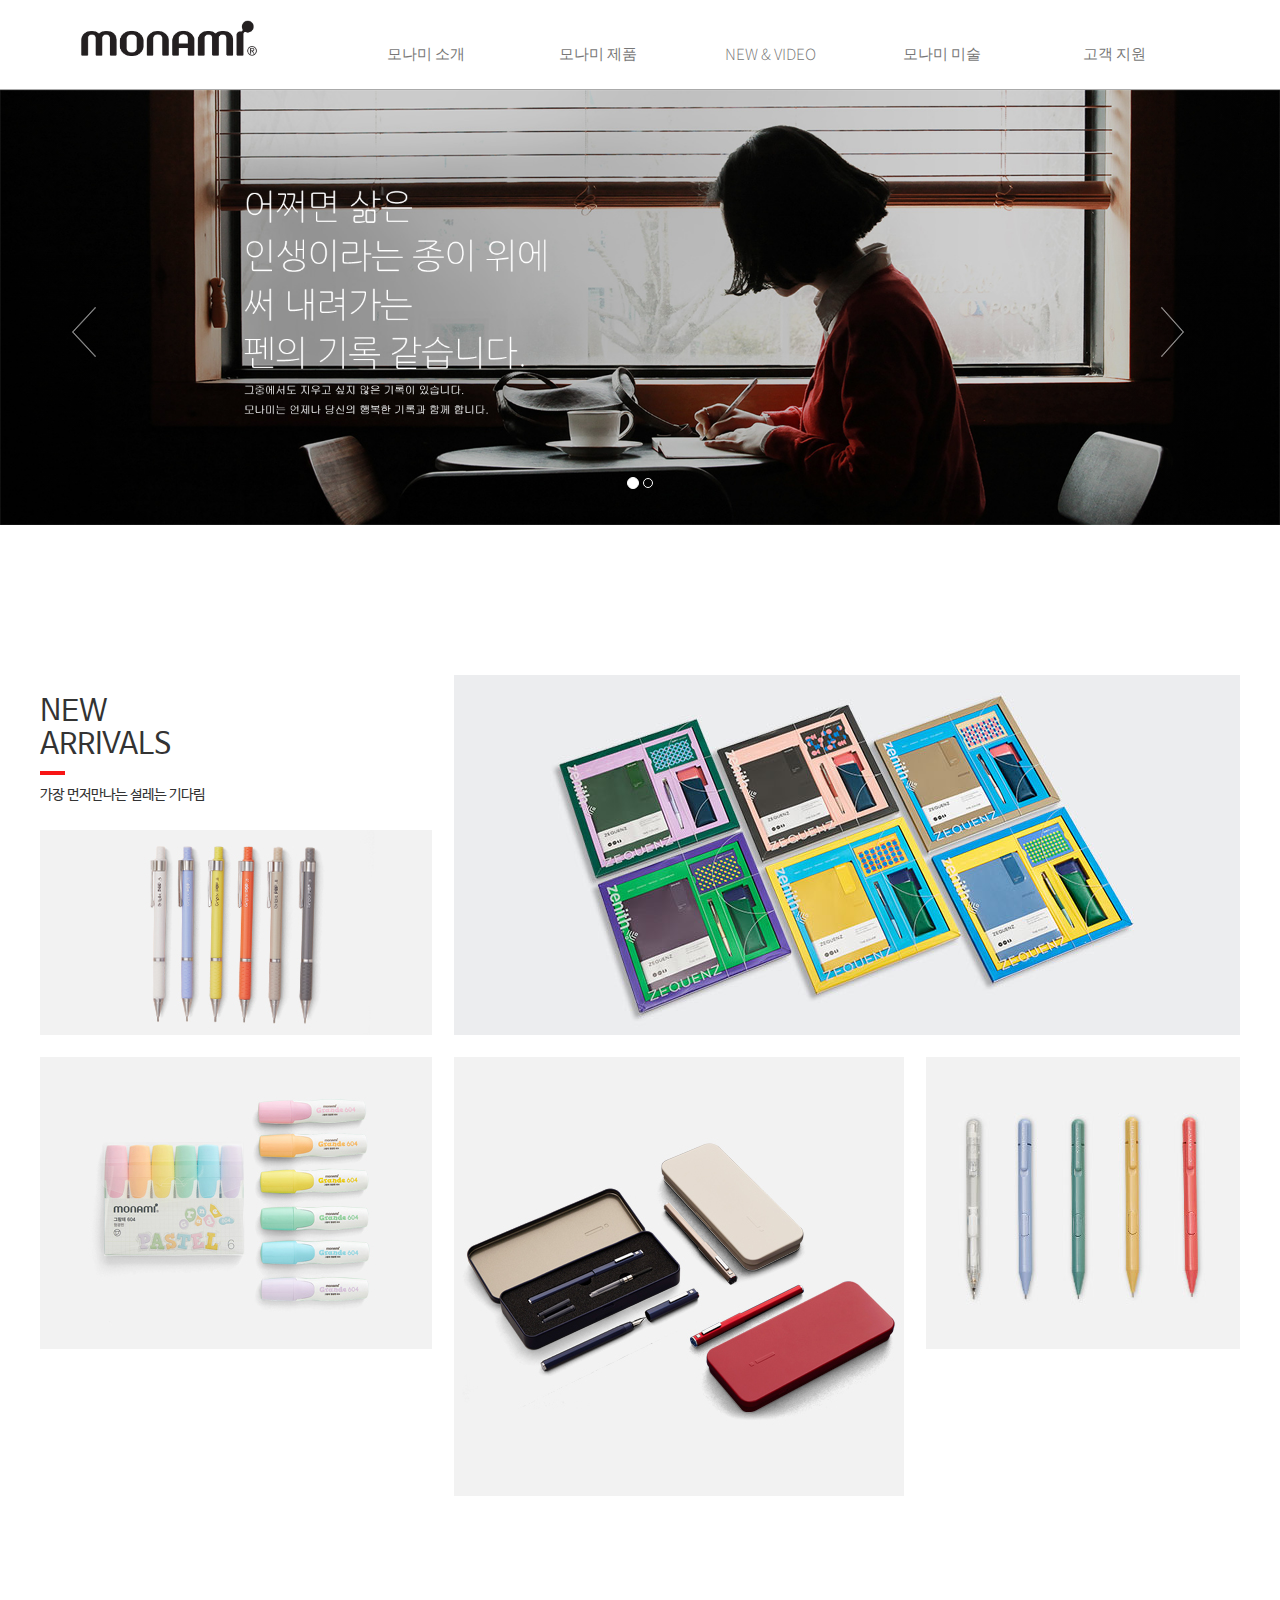
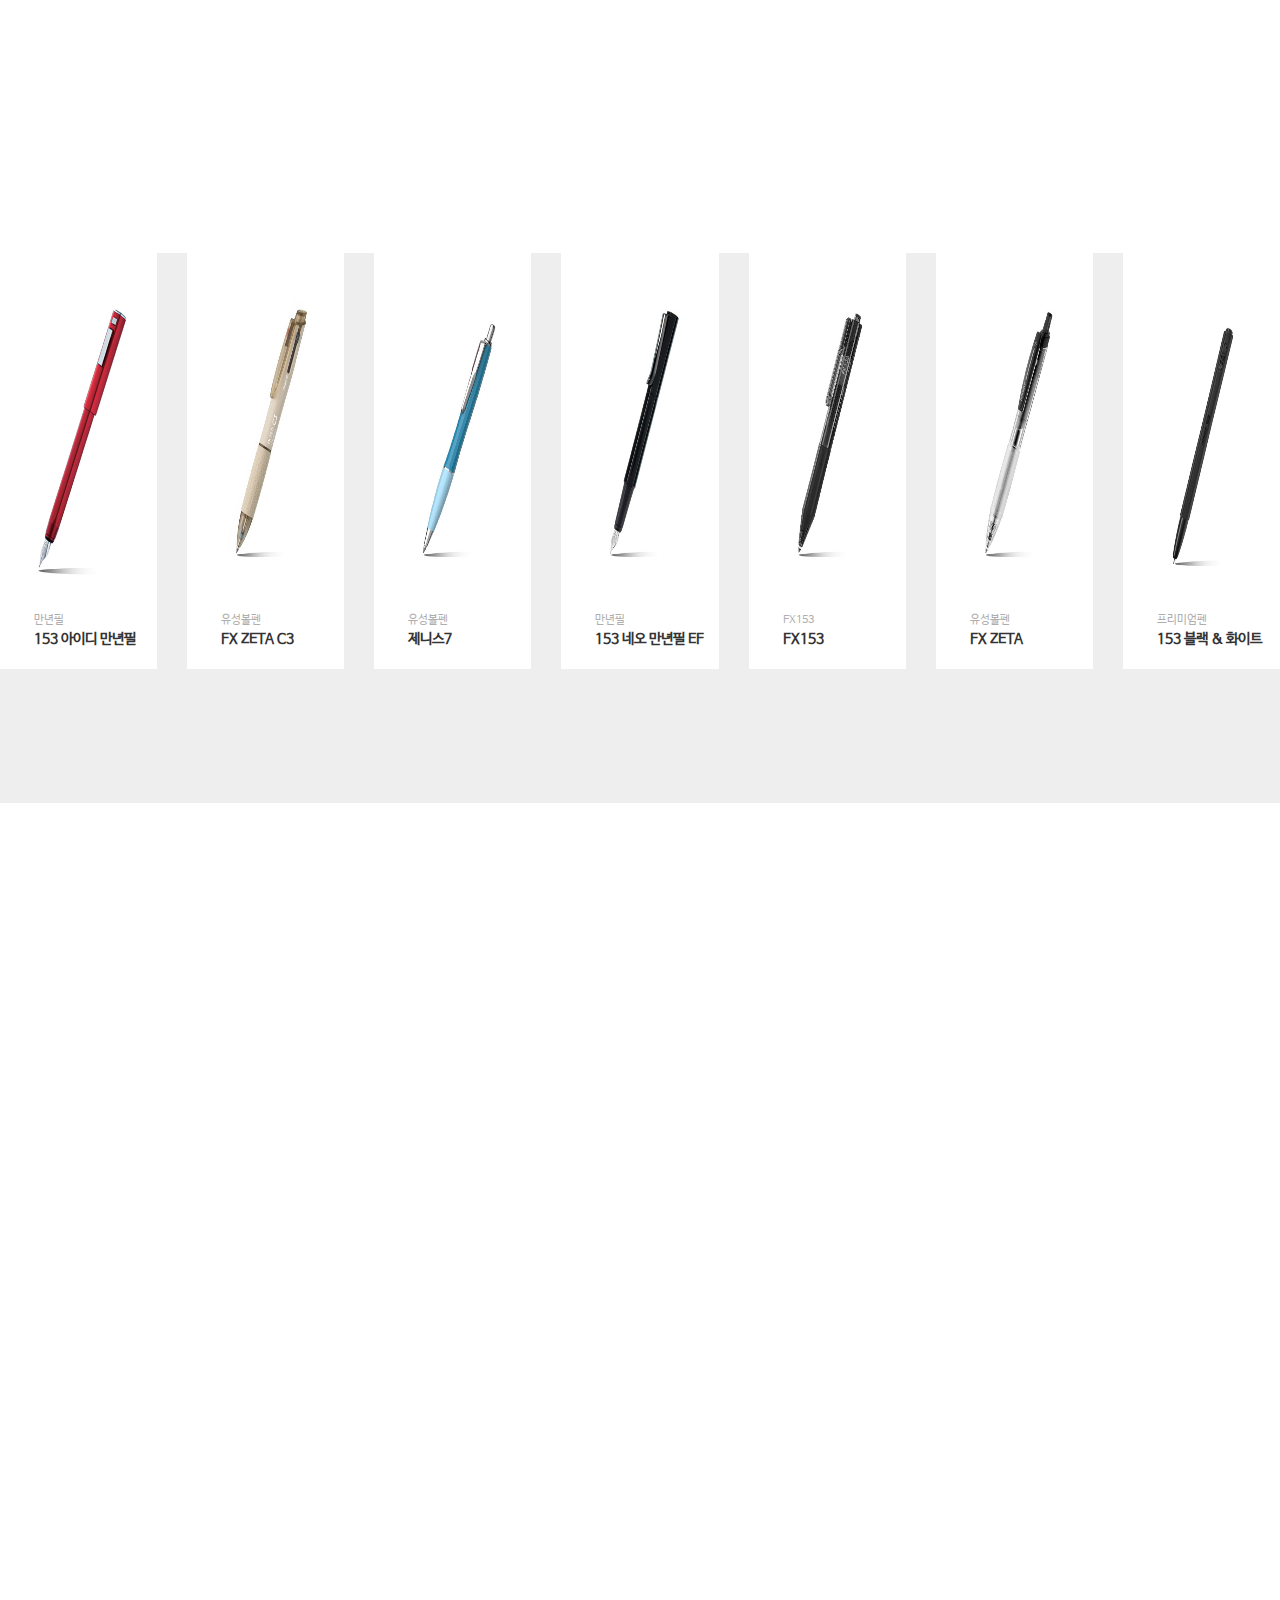
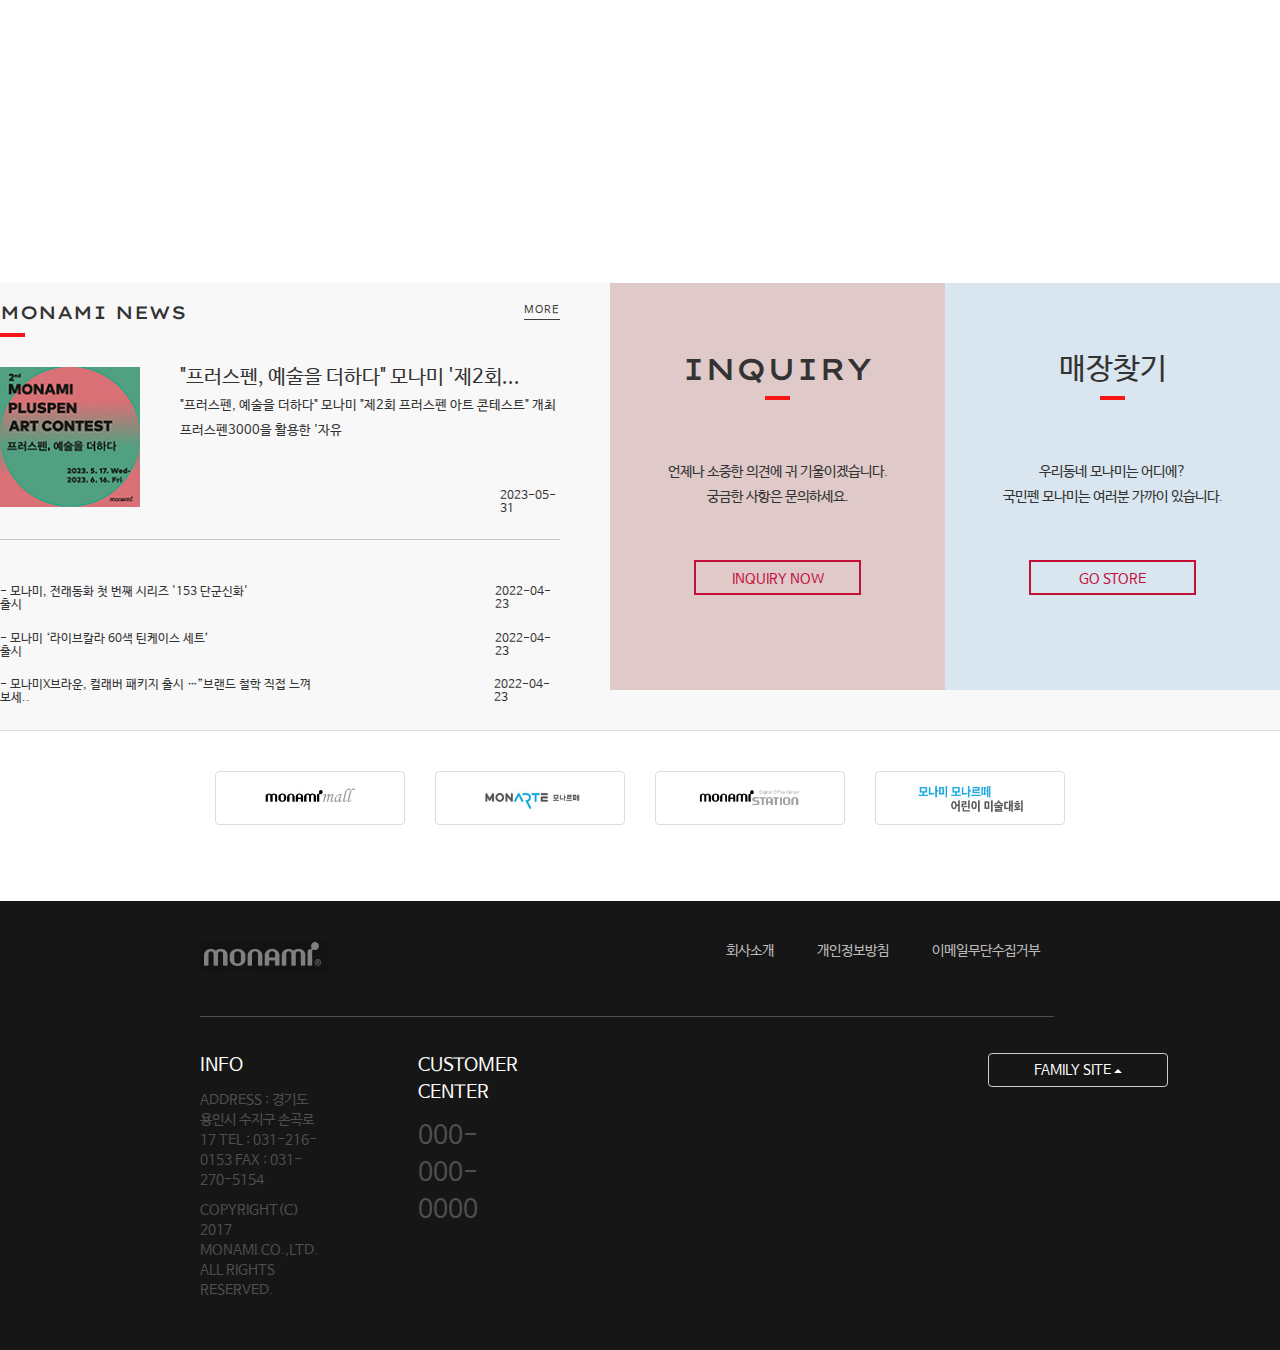
<file: index.html>
<!DOCTYPE html>
<html lang="en">
  <head>
    <meta charset="UTF-8" />
    <meta http-equiv="X-UA-Compatible" content="IE=edge" />
    <meta name="viewport" content="width=device-width, initial-scale=1.0" />
    <title>MONAMI</title>
    <!-- Bootstrap -->
    <link rel="stylesheet" href="css/nomalize.css" />
    <link rel="stylesheet" href="css/bootstrap.min.css" />
    <link rel="stylesheet" href="css/style.css" />
    <link rel="stylesheet" href="css/animate.css" />
    <link rel="stylesheet" href="css/jquery.fancybox.css" />
    <link rel="stylesheet" href="css/style2.css">
    <script src="http://code.jquery.com/jquery-1.10.1.min.js"></script>
    <script src="js/nav.js"></script>
    <script>
    //   $(function(){
    //     $("ul > li").hover (
    //       function(){
    //         $(this).find(".sub").slideDown(300);
    //         $(this).children("a").addClass("over");
    //       },
    //       function(){
    //         $(this).find(".sub").slideUp(300);
    //         $(this).children("a").removeClass("over");
    //       },
    //     )
    //   });
    // </script>
  </head>
  <body id="home" data-spy="scroll" data-target="#navbar-scroll" data-offset="50">
        <div class="container-fluid">
          <div class="container">
            <nav class="navbar navbar-default navbar-fixed-top" role="navigation" id="navbar-scroll">
              <div class="container">
                <!-- Brand and toggle get grouped for better mobile display -->
                <div class="navbar-header">
                  <button type="button" class="navbar-toggle" data-toggle="collapse" data-target=".navbar-1-collapse">
                    <span class="sr-only">Toggle navigation</span>
                    <span class="icon-bar"></span>
                    <span class="icon-bar"></span>
                    <span class="icon-bar"></span>
                  </button>
                  <a class="navbar-brand" href="#"><img class="logomo" src="./imgs/img.jpg" alt=""</a>
                </div>
    
                <!-- Collect the nav links, forms, and other content for toggling -->
                <div class="collapse navbar-collapse navbar-right navbar-1-collapse b1">
                  <ul class="nav navbar-nav">
                    <li>
                      <a href="map.html">모나미 소개 </a>
                      <ul class="sub">
                        <li><a href="#">CEO 메세지</a></li>
                        <li><a href="#">회사정보</a></li>
                        <li><a href="#">회사연혁</a></li>
                        <li><a href="#">윤리강령</a></li>
                        <li><a href="#">투자정보</a></li>
                        <li><a href="#">CI</a></li>
                        <li><a href="#">채용정보</a></li>
                      </ul>
                    </li>
                    <li>
                      <a href="product.html">모나미 제품 </a>
                      <ul class="sub">
                        <li><a href="product.html">펜</a></li>
                        <li><a href="product.html">마카</a></li>
                        <li><a href="product.html">형광펜</a></li>
                        <li><a href="product.html">만년필</a></li>
                      </ul>
                    </li>
                    <li>
                      <a href="#portfolio" class="newvi">NEW & VIDEO </a>
                      <ul class="sub">
                        <li><a href="#">보도자료</a></li>
                        <li><a href="#">동영상자료</a></li>
                      </ul>
                    </li>
                    <li>
                      <a href="#contact">모나미 미술 </a>
                      <ul class="sub">
                        <li><a href="#">sub11</a></li>
                        <li><a href="#">sub12</a></li>
                        <li><a href="#">sub13</a></li>
                        <li><a href="#">sub14</a></li>
                      </ul>
                    </li>
                    <li>
                      <a href="QnA.html">고객 지원 </a>
                      <ul class="sub">
                        <li><a href="QnA.html">자주묻는질문</a></li>
                        <li><a href="QnA.html">문의하기</a></li>
                      </ul>
                    </li>
                  </ul>
                </div>
              </div>
              <!-- /.navbar-collapse -->
            </nav>
          </div>
          <div id="carousel-generic" class="carousel slide">
            <!-- Indicators -->
            <ol class="carousel-indicators">
              <li data-target="#carousel-generic" data-slide-to="0" class="active"></li>
              <li data-target="#carousel-generic" data-slide-to="1"></li>
              <!-- <li data-target="#carousel-generic" data-slide-to="2"></li>
              <li data-target="#carousel-generic" data-slide-to="3"></li> -->
            </ol>
    
            <!-- Carousel items -->
            <div class="carousel-inner">
              <div class="item active">
                <img src="./imgs/bgmona.png" alt="First slide" />
              </div>
              <div class="item">
                <img src="./imgs/bgmona1.png" alt="Second slide" />
              </div>
            </div>
            <!-- Controls -->
            <a class="left carousel-control" href="#carousel-generic" data-slide="prev">
              <img src="./imgs/left.png" class="control" />
            </a>
            <a class="right carousel-control" href="#carousel-generic" data-slide="next">
              <img src="./imgs/right.png" class="control" />
            </a>
          </div>
          </div>

          <div class="box_container">
            <div class="box_wrap wp1">
              <div class="title">
                <h2>
                  NEW
                  <br/>
                  ARRIVALS
                </h2>
                <div class="line2"></div>
                <p>가장 먼저만나는 설레는 기다림</p>
              </div>

              <div class="box_1">
                <div class="side1">
                <div class="box_new front">
                  <a href="productinfo.html"><img src="imgs/md.jpg" alt=""></a>
                </div>
                <div class="back">
                  <a href="productinfo.html">
                  <h5>SHAPR</h5>
                  <h2>그리픽스 팝 샤프</h2>
                  <h1>+</h1>
                  </a>
                </div>
                </div>

                <div class="side2">
                <div class="box_new2">
                  <div class="front2">
                  <a href="productinfo.html"><img src="imgs/md2.jpg" alt=""></a>
                  </div>
                  <div class="back2">
                    <a href="productinfo.html">
                    <h5>NOTE</h5>
                  <h2>지퀀스</h2>
                  <h1>+</h1>
                </a>
                  </div>
                </div>
                </div>
              </div>

              <div class="box_2">
                <div class="side3">
                <div class="box_new3 front3">
                  <a href="productinfo.html"><img src="imgs/md3.jpg" alt=""></a>
                </div>
                <div class="back3">
                  <a href="productinfo.html">
                  <h5>HIGHLIGHTER</h5>
                  <h2>그랑데 형광펜 604</h2>
                  <h1>+</h1>
              </a>
                </div>
                </div>

                <div class="side4">
                <div class="box_new4">
                  <div class="front4">
                  <a href="productinfo.html"><img src="imgs/md4.jpg" alt=""></a>
                </div>
                <div class="back4">
                  <a href="productinfo.html">
                  <h5>FOUNTAIN PEN</h5>
                  <h2>153 아이디 만년필</h2>
                  <h1>+</h1>
                  </a>
                </div>
                </div>
                </div>

                <div class="side5">
                <div class="box_new5">
                  <div class="front5">
                  <a href="productinfo.html"><img src="imgs/md5.jpg" alt=""></a>
                  </div>
                  <div class="back5">
                    <a href="productinfo.html">
                    <h5>SHAPR</h5>
                    <h2>클리키</h2>
                    <h1>+</h1>
                    </a>
                  </div>
                </div>
                </div>
              </div>
            </div>
          </div>
          
          <div class="btn_title wp2">
            <h1>BEST PRODUCT</h1>
            <div class="line"></div>
            <h6>언제 어디서나 생활속에 함께하는 모나미</h6>
          </div>
          
          <div class="btn_box wp2">
            <button type="button" class="btn btn-default pen">펜</button>
            <button type="button" class="btn btn-default marker">마카</button>
            <button type="button" class="btn btn-default">형광펜</button>
            <button type="button" class="btn btn-default">미술용품</button>
          </div>

          <div class="row rows">
            <div class="col-md-2">
              <a href="">
                <img class="pencil" src="imgs/pencil.jpg" alt="">
              </a>
              <p class="pencil_title">만년필</p>
              <p class="pencil_titles">153 아이디 만년필</p>
            </div>
            <div class="col-md-2">
              <a href="">
                <img class="pencil" src="imgs/pencil2.jpg" alt="">
              </a>
              <p class="pencil_title">유성볼펜</p>
              <p class="pencil_titles">FX ZETA C3</p>
            </div>
            <div class="col-md-2">
              <a href="">
                <img class="pencil" src="imgs/pencil3.jpg" alt="">
              </a>
              <p class="pencil_title">유성볼펜</p>
              <p class="pencil_titles">제니스7</p>
            </div>
            <div class="col-md-2">
              <a href="">
                <img class="pencil" src="imgs/pencil4.jpg" alt="">
              </a>
              <p class="pencil_title">만년필</p>
              <p class="pencil_titles">153 네오 만년필 EF</p>
            </div>
            <div class="col-md-2">
              <a href="">
                <img class="pencil" src="imgs/pencil5.jpg" alt="">
              </a>
              <p class="pencil_title">FX153</p>
              <p class="pencil_titles">FX153</p>
            </div>
            <div class="col-md-2">
              <a href="">
                <img class="pencil" src="imgs/pencil6.jpg" alt="">
              </a>
              <p class="pencil_title">유성볼펜</p>
              <p class="pencil_titles">FX ZETA</p>
            </div>

            <div class="col-md-2">
              <a href="">
                <img class="pencil" src="imgs/pencil7.jpg" alt="">
              </a>
              <p class="pencil_title">프리미엄펜</p>
              <p class="pencil_titles">153 블랙 & 화이트</p>
            </div>
          </div>

          <div class="row rowss">
            <div class="col-md-2">
              <a href="">
                <img class="pencil" src="imgs/product_1.jpg" alt="">
              </a>
              <p class="pencil_title">만년필</p>
              <p class="pencil_titles">153 아이디 만년필</p>
            </div>
            <div class="col-md-2">
              <a href="">
                <img class="pencil" src="imgs/product_2.jpg" alt="">
              </a>
              <p class="pencil_title">유성볼펜</p>
              <p class="pencil_titles">FX ZETA C3</p>
            </div>
            <div class="col-md-2">
              <a href="">
                <img class="pencil" src="imgs/product_3.jpg" alt="">
              </a>
              <p class="pencil_title">유성볼펜</p>
              <p class="pencil_titles">제니스7</p>
            </div>
            <div class="col-md-2">
              <a href="">
                <img class="pencil" src="imgs/product_4.jpg" alt="">
              </a>
              <p class="pencil_title">만년필</p>
              <p class="pencil_titles">153 네오 만년필 EF</p>
            </div>
            <div class="col-md-2">
              <a href="">
                <img class="pencil" src="imgs/product_5.jpg" alt="">
              </a>
              <p class="pencil_title">FX153</p>
              <p class="pencil_titles">FX153</p>
            </div>
            <div class="col-md-2">
              <a href="">
                <img class="pencil" src="imgs/product_6.jpg" alt="">
              </a>
              <p class="pencil_title">유성볼펜</p>
              <p class="pencil_titles">FX ZETA</p>
            </div>

            <div class="col-md-2">
              <a href="">
                <img class="pencil" src="imgs/product_7.jpg" alt="">
              </a>
              <p class="pencil_title">프리미엄펜</p>
              <p class="pencil_titles">153 블랙 & 화이트</p>
            </div>
          </div>

          <div class="video">
            <video muted autoplay loop>
              <source src="http://dfrkkcv2hg1jc.cloudfront.net/data/video/monami_brand_web_60.mp4">
            </video>
          </div>

          <div class="tg">
            <div class="tgwrap">
              <div class="news">
                <div class="news_title">
                  <h2>MONAMI NEWS</h2>
                  <a href="#">MORE</a>
                  <div class="line2"></div>

                  <div class="news_list">
                    <div class="art_img">
                      <img src="./imgs/artmonami.jpg" alt="">
                    </div>
                    <div class="art">
                      <h3>"프러스펜, 예술을 더하다" 모나미 '제2회...</h3>
                      <h5>"프러스펜, 예술을 더하다" 모나미 "제2회 프러스펜 아트 콘테스트" 개최</h5>
                      <h5>프러스펜3000을 활용한 '자유</h5>
                      <h6>2023-05-31</h6>
                    </div>
                  </div>

                  <div class="line3"></div>

                  <div class="monami_new">
                    <div class="art_new">
                      <h6>- 모나미, 전래동화 첫 번째 시리즈 '153 단군신화' 출시</h6>
                      <h6 class="date">2022-04-23</h6>
                    </div>
                    <div class="art_new">
                      <h6>- 모나미 ‘라이브칼라 60색 틴케이스 세트’ 출시</h6>
                      <h6 class="date2">2022-04-23</h6>
                    </div>
                    <div class="art_new">
                      <h6>- 모나미X브라운, 컬래버 패키지 출시 …”브랜드 철학 직접 느껴보세..</h6>
                      <h6 class="date3">2022-04-23</h6>
                    </div>
                  </div>
                </div>
              </div>
              <div class="inqulry">
                <div class="tit">
                  <h2>INQUIRY</h2>
                  <div class="line"></div>
                  <h5>언제나 소중한 의견에 귀 기울이겠습니다.<br>
                    궁금한 사항은 문의하세요.</h5>
                    <a class="tit_a">INQUIRY NOW</a>
                </div>
              </div>
              <div class="blank">
                <div class="blank_wrap">
                  <!-- <img src="./imgs/shop_bg.png" alt=""> -->
                  <div class="tit">
                    <h2>매장찾기</h2>
                    <div class="line"></div>
                    <h5>우리동네 모나미는 어디에?<br>
                        국민펜 모나미는 여러분 가까이 있습니다.
                    </h5>
                    <a class="tit_a" href="map.html">GO STORE</a>
                    <!-- <div class="img"></div> -->
                  </div>
                </div>
              </div>
            </div>
          </div>

            <div class="thumbnails">
              <div class="col-sm-6 col-md-3">
                <a class="thumbnail">
                  <img src="./imgs//fam_img1.jpg" alt="..." />
                </a>
              </div>
              <div class="col-sm-6 col-md-3">
                <a class="thumbnail">
                  <img src="./imgs//fam_img2.jpg" alt="..." />
                </a>
              </div>
              <div class="col-sm-6 col-md-3">
                <a class="thumbnail">
                  <img src="./imgs//fam_img3.jpg" alt="..." />
                </a>
              </div>
              <div class="col-sm-6 col-md-3">
                <a class="thumbnail">
                  <img src="./imgs//fam_img4.jpg" alt="..." />
                </a>
              </div>
            </div>

            

            <footer>
              <div class="foot">
                <div class="foot_top">
                  <a href="#">
                    <img src="./imgs/foot_logo.jpg" alt="">
                  </a>
                    <div>
                    
                      <a class="footint">회사소개</a>
                      <a class="footint">개인정보방침</a>
                      <a class="footint">이메일무단수집거부</a>
                    
                  </div>
                </div>
                <div class="line4"></div>

                <div class="foot_btm">
                  <div class="info">
                    <div class="tit">
                      INFO
                    </div>
                    <p>ADDRESS : 경기도 용인시 수지구 손곡로 17  TEL : 031-216-0153  FAX : 031-270-5154</p>
                    <p>COPYRIGHT(C) 2017 MONAMI.CO.,LTD. ALL RIGHTS RESERVED.</p>
                  </div>
                  <div class="customer">
                    <p class="center">CUSTOMER CENTER</p>
                    <p class="tel">000-000-0000</p>
                  </div>
                  
                  <div class="btn-group dropup family" >
                    <button type="button" class="btn btn-default dropdown-toggle" data-toggle="dropdown">FAMILY SITE <span class="caret"></span></button>
                    <ul class="dropdown-menu" role="menu">
                      <li><a href="#">모나미몰</a></li>
                      <li><a href="#">모나르떼</a></li>
                      <li><a href="#">모나미 컨셉스토어</a></li>
                      <li><a href="#">주식회사 항소</a></li>
                      <li><a href="#">모나미 스테이션</a></li>
                      <li><a href="#">모나미 미술대회</a></li>
                    </ul>
                  </div>
                </div>
              </div>
            </footer>

        </div>
    <script src="https://ajax.googleapis.com/ajax/libs/jquery/1.11.0/jquery.min.js"></script>
    <script src="js/bootstrap.min.js"></script>
    <script src="js/animatescroll.min.js"></script>
    <!-- <script src="js/simpleparallax.js"></script> -->
    <script src="js/waypoints.min.js"></script>
    <script src="js/jquery.fancybox.js"></script>
    <script>
        $(".carousel").carousel({interval:2000});
        $(".carousel2").carousel();

        $(".wp1").waypoint(
            function(){
            $(".wp1").addClass("animated fadeInLeft")
        },{offset: "75%"})

        $(".wp2").waypoint(
            function(){
            $(".wp2").addClass("animated fadeInUp")
        },{offset: "75%"})

        $(".marker").click(
          function(){
            $(".rows").hide();
            $(".rowss").show();
          }
        )
        $(".pen").click(
          function(){
            $(".rowss").hide();
            $(".rows").show();
          }
        )

        $(".rowss").css("display","none");
    </script>
  </body>
</html>
</file>
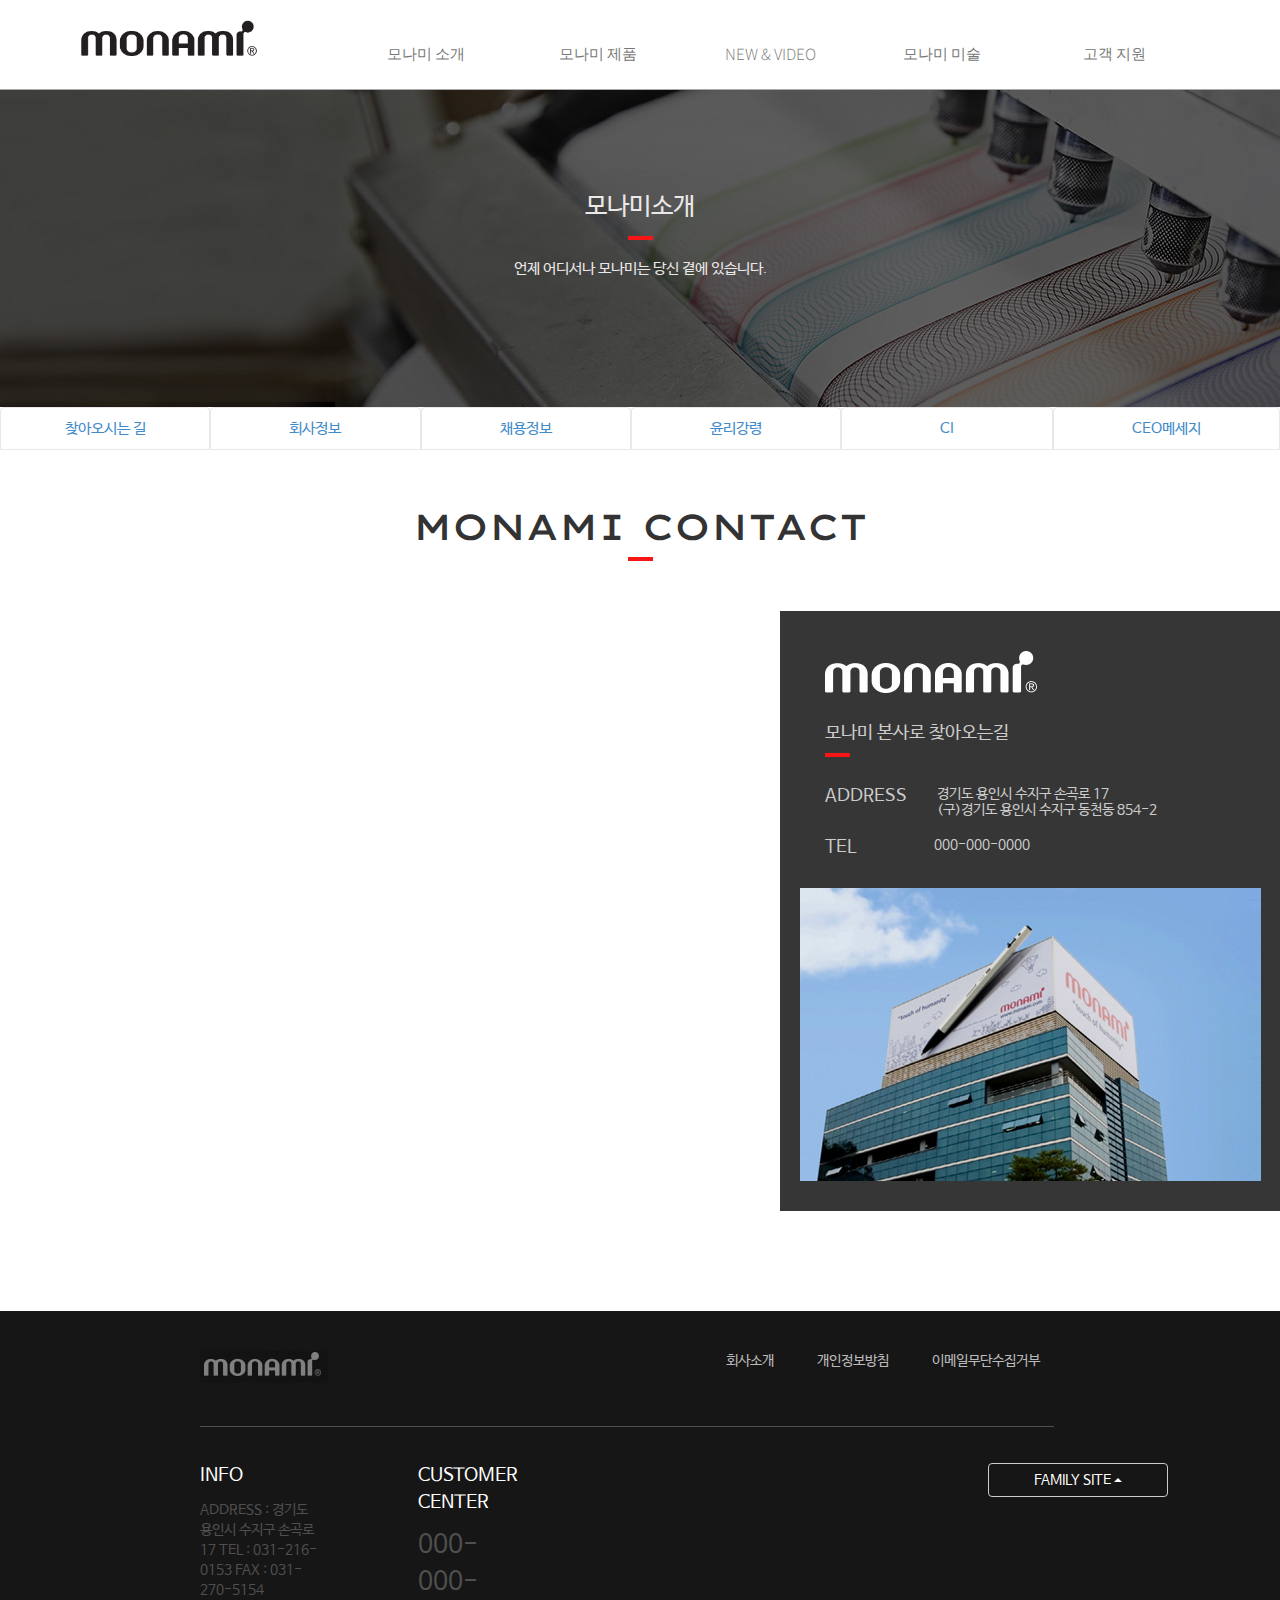
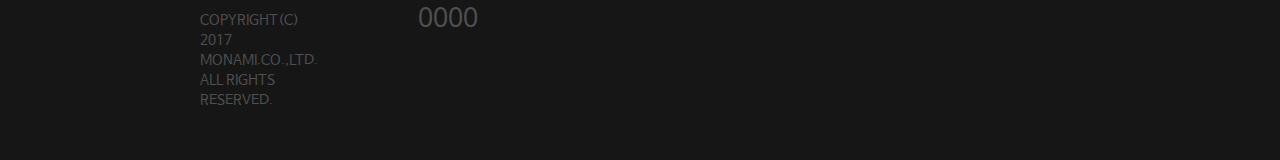
<file: map.html>
<!DOCTYPE html>
<html lang="en">
  <head>
    <meta charset="UTF-8" />
    <meta http-equiv="X-UA-Compatible" content="IE=edge" />
    <meta name="viewport" content="width=device-width, initial-scale=1.0" />
    <title>MONAMI</title>
    <!-- Bootstrap -->
    <link rel="stylesheet" href="css/nomalize.css" />
    <link rel="stylesheet" href="css/bootstrap.min.css" />
    <link rel="stylesheet" href="css/style.css" />
    <link rel="stylesheet" href="css/animate.css" />
    <link rel="stylesheet" href="css/jquery.fancybox.css" />
    <link rel="stylesheet" href="css/style2.css">
    <!-- <link rel="stylesheet" href="css/style4.css"> -->
    <!-- <link rel="stylesheet" href="css/style5.css"> -->
    <link rel="stylesheet" href="css/style6.css">
    
    <script src="http://code.jquery.com/jquery-1.10.1.min.js"></script>
    <script src="js/nav.js"></script>
    
  </head>
  <body id="home" data-spy="scroll" data-target="#navbar-scroll" data-offset="50">
        <div class="container-fluid">
          <div class="container">
            <nav class="navbar navbar-default navbar-fixed-top" role="navigation" id="navbar-scroll">
              <div class="container">
                <!-- Brand and toggle get grouped for better mobile display -->
                <div class="navbar-header">
                  <button type="button" class="navbar-toggle" data-toggle="collapse" data-target=".navbar-1-collapse">
                    <span class="sr-only">Toggle navigation</span>
                    <span class="icon-bar"></span>
                    <span class="icon-bar"></span>
                    <span class="icon-bar"></span>
                  </button>
                  <a class="navbar-brand" href="index.html"><img class="logomo" src="./imgs/img.jpg" alt=""</a>
                </div>
    
                <!-- Collect the nav links, forms, and other content for toggling -->
                <div class="collapse navbar-collapse navbar-right navbar-1-collapse b1">
                  <ul class="nav navbar-nav">
                    <li>
                      <a href="#home">모나미 소개 </a>
                      <ul class="sub">
                        <li><a href="#">CEO 메세지</a></li>
                        <li><a href="#">회사정보</a></li>
                        <li><a href="#">회사연혁</a></li>
                        <li><a href="#">윤리강령</a></li>
                        <li><a href="#">투자정보</a></li>
                        <li><a href="#">CI</a></li>
                        <li><a href="#">채용정보</a></li>
                      </ul>
                    </li>
                    <li>
                      <a href="product.html">모나미 제품 </a>
                      <ul class="sub">
                        <li><a href="product.html">펜</a></li>
                        <li><a href="product.html">마카</a></li>
                        <li><a href="product.html">형광펜</a></li>
                        <li><a href="product.html">만년필</a></li>
                      </ul>
                    </li>
                    <li>
                      <a href="#portfolio" class="newvi">NEW & VIDEO </a>
                      <ul class="sub">
                        <li><a href="#">보도자료</a></li>
                        <li><a href="#">동영상자료</a></li>
                      </ul>
                    </li>
                    <li>
                      <a href="#contact">모나미 미술 </a>
                      <ul class="sub">
                        <li><a href="#">sub11</a></li>
                        <li><a href="#">sub12</a></li>
                        <li><a href="#">sub13</a></li>
                        <li><a href="#">sub14</a></li>
                      </ul>
                    </li>
                    <li>
                      <a href="QnA.html">고객 지원 </a>
                      <ul class="sub">
                        <li><a href="QnA.html">자주묻는질문</a></li>
                        <li><a href="QnA.html">문의하기</a></li>
                      </ul>
                    </li>
                  </ul>
                </div>
              </div>
              <!-- /.navbar-collapse -->
            </nav>
          </div>
          
          <div>
            <div class="sub_banner">
                <p class="customers">모나미소개</p>
                <div class="line"></div>
                <p class="support">언제 어디서나 모나미는 당신 곁에 있습니다.</p>
            </div>

            <div class="clearfix"></div>
            <!-- <h4>탭형 네비게이션 양쪽 정렬</h4> -->
            <ul class="nav nav-tabs nav-justified nvt">
            <li><a href="#">찾아오시는 길</a></li>
            <li><a href="#">회사정보</a></li>
            <li><a href="#">채용정보</a></li>
            <li><a href="#">윤리강령</a></li>
            <li><a href="#">CI</a></li>
            <li><a href="#">CEO메세지</a></li>
            </ul>
          </div>

          <div>
            <div class="faq">
                <h1>MONAMI CONTACT</h1>
                <div class="line"></div>
            </div>
          </div>

          <div class="monami_map">
            <div class="map_inpo">
                <div id="map" style="width:900px;height:600px;"></div>
                <div class="map_text">
                    <div>
                        <img src="./imgs/location_logo.jpg" alt="">
                    </div>
                    <div class="text_inpo">
                        <h4>모나미 본사로 찾아오는길</h4>
                        <div class="line2"></div>
                    </div>
                    <div class="address">
                        <h4>ADDRESS</h4>
                        <h5>경기도 용인시 수지구 손곡로 17<br>
                            (구)경기도 용인시 수지구 동천동 854-2</h5>
                    </div>
                    <div class="tel">
                        <h4>TEL</h4>
                        <h5>000-000-0000</h5>
                    </div>
                    <div class="sub_img">
                        <img src="./imgs/location_img1.jpg" alt="">
                    </div>
                </div>
            </div>

          </div>

          


            <footer>
              <div class="foot">
                <div class="foot_top">
                  <a href="#">
                    <img src="./imgs/foot_logo.jpg" alt="">
                  </a>
                    <div>
                    
                      <a class="footint">회사소개</a>
                      <a class="footint">개인정보방침</a>
                      <a class="footint">이메일무단수집거부</a>
                    
                  </div>
                </div>
                <div class="line4"></div>

                <div class="foot_btm">
                  <div class="info">
                    <div class="tit">
                      INFO
                    </div>
                    <p>ADDRESS : 경기도 용인시 수지구 손곡로 17  TEL : 031-216-0153  FAX : 031-270-5154</p>
                    <p>COPYRIGHT(C) 2017 MONAMI.CO.,LTD. ALL RIGHTS RESERVED.</p>
                  </div>
                  <div class="customer">
                    <p class="center">CUSTOMER CENTER</p>
                    <p class="tel">000-000-0000</p>
                  </div>
                  
                  <div class="btn-group dropup family" >
                    <button type="button" class="btn btn-default dropdown-toggle" data-toggle="dropdown">FAMILY SITE <span class="caret"></span></button>
                    <ul class="dropdown-menu" role="menu">
                      <li><a href="#">모나미몰</a></li>
                      <li><a href="#">모나르떼</a></li>
                      <li><a href="#">모나미 컨셉스토어</a></li>
                      <li><a href="#">주식회사 항소</a></li>
                      <li><a href="#">모나미 스테이션</a></li>
                      <li><a href="#">모나미 미술대회</a></li>
                    </ul>
                  </div>
                </div>
              </div>
            </footer>

        </div>
    
        <script type="text/javascript" src="//dapi.kakao.com/v2/maps/sdk.js?appkey=079b2fd86e642ff144ddd03ddc532c83"></script>
        <script>
            const container = document.getElementById('map'); //지도를 담을 영역의 DOM 레퍼런스
            let options = { //지도를 생성할 때 필요한 기본 옵션
	        center: new kakao.maps.LatLng(37.335640, 127.100810), //지도의 중심좌표.
	        level: 3 //지도의 레벨(확대, 축소 정도)
            };
            let map = new kakao.maps.Map(container, options); //지도 생성 및 객체 리턴
            var markerPosition  = new kakao.maps.LatLng(37.335640, 127.100810); 

            // 마커를 생성합니다
            var marker = new kakao.maps.Marker({
            position: markerPosition
            });
            marker.setMap(map);

            var iwContent = '<div style="padding:5px;">MONAMI</div>', // 인포윈도우에 표출될 내용으로 HTML 문자열이나 document element가 가능합니다
            iwRemoveable = true; // removeable 속성을 ture 로 설정하면 인포윈도우를 닫을 수 있는 x버튼이 표시됩니다

    // 인포윈도우를 생성합니다
    var infowindow = new kakao.maps.InfoWindow({
        content : iwContent,
        removable : iwRemoveable
    });

    // 마커에 클릭이벤트를 등록합니다
    kakao.maps.event.addListener(marker, 'click', function() {
        // 마커 위에 인포윈도우를 표시합니다
        infowindow.open(map, marker);  
        window.open('http://map.kakao.com');
        
    });
        </script>
      
  </body>
</html>
</file>
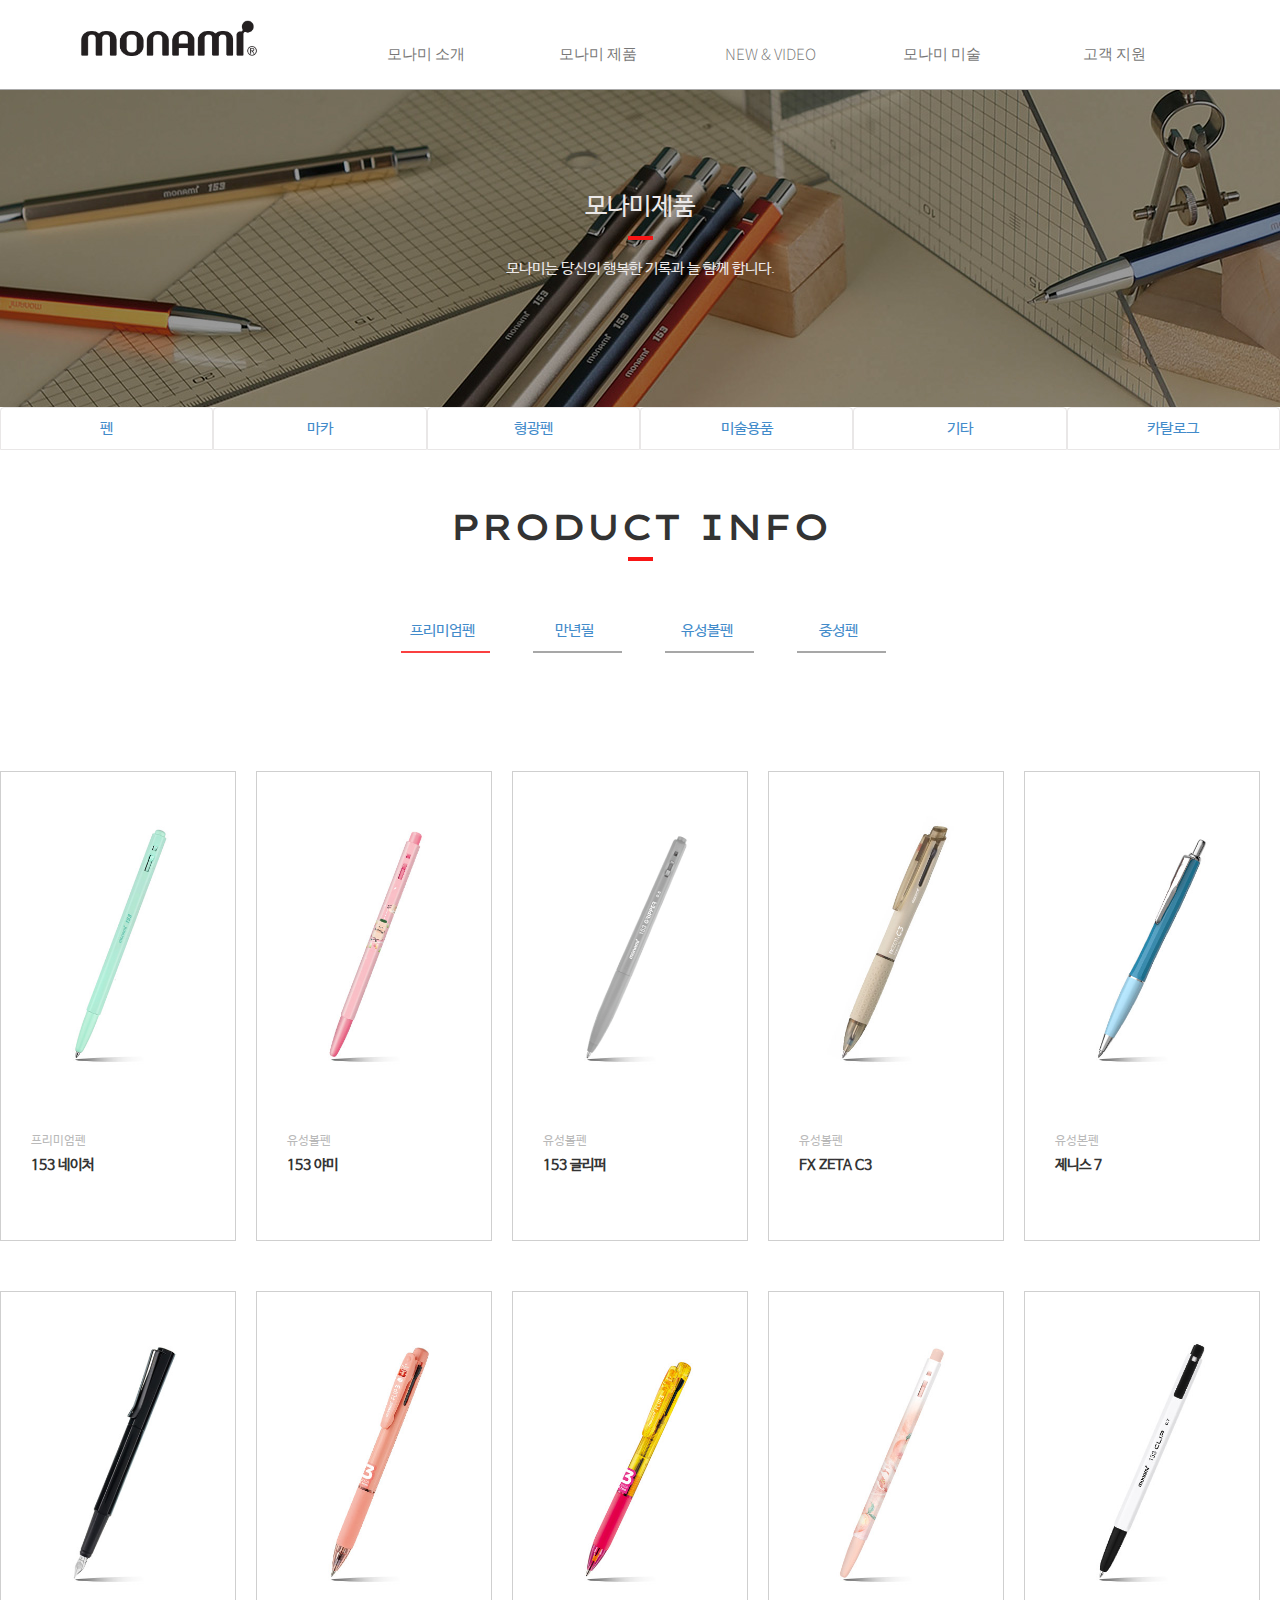
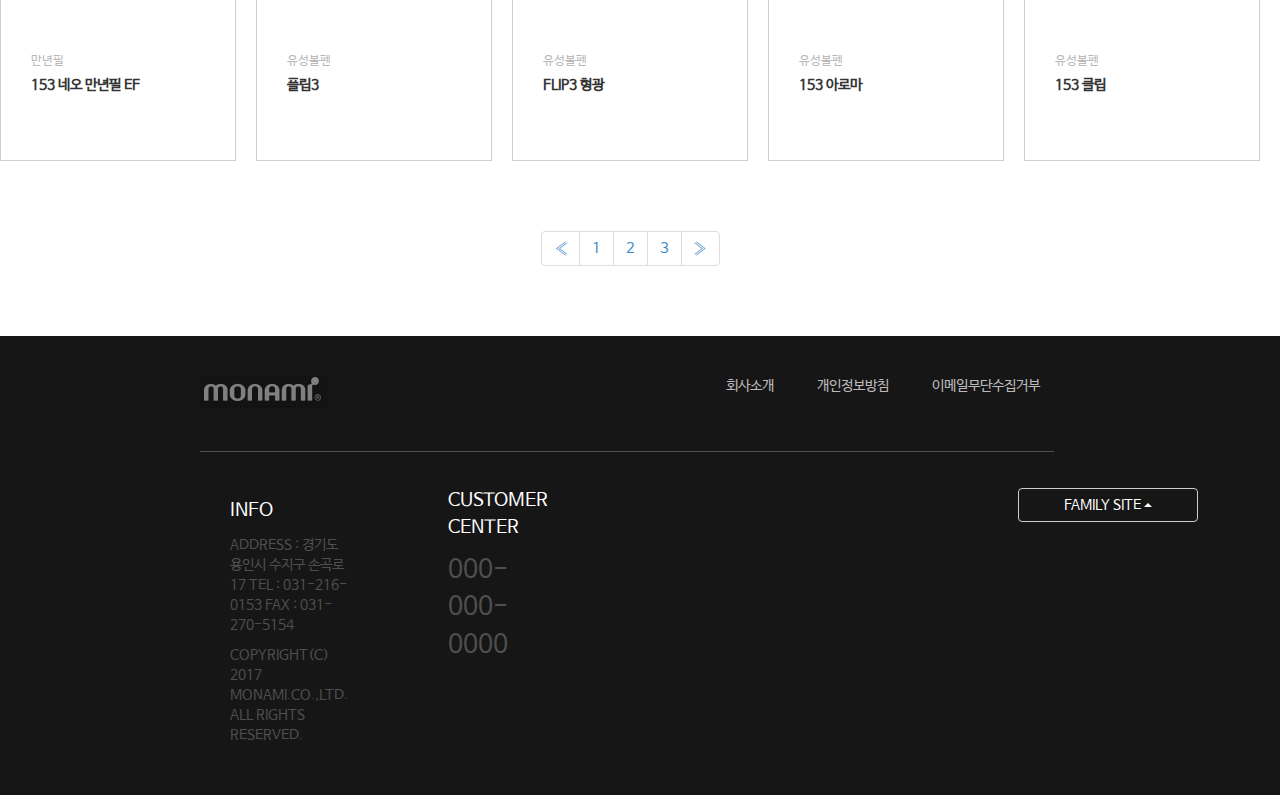
<file: product.html>
<!DOCTYPE html>
<html lang="en">
  <head>
    <meta charset="UTF-8" />
    <meta http-equiv="X-UA-Compatible" content="IE=edge" />
    <meta name="viewport" content="width=device-width, initial-scale=1.0" />
    <title>MONAMI</title>
    <!-- Bootstrap -->
    <link rel="stylesheet" href="css/nomalize.css" />
    <link rel="stylesheet" href="css/bootstrap.min.css" />
    <link rel="stylesheet" href="css/style.css" />
    <link rel="stylesheet" href="css/animate.css" />
    <link rel="stylesheet" href="css/jquery.fancybox.css" />
    <link rel="stylesheet" href="css/style2.css">
    <link rel="stylesheet" href="css/style4.css">
    <script src="http://code.jquery.com/jquery-1.10.1.min.js"></script>
    <script src="js/nav.js"></script>
    <script>
      // $(function(){
      //   $("ul > li").hover (
      //     function(){
      //       $(this).find(".sub").slideDown(300);
      //       $(this).children("a").addClass("over");
      //     },
      //     function(){
      //       $(this).find(".sub").slideUp(300);
      //       $(this).children("a").removeClass("over");
      //     },
      //   )
      // });
    </script>
  </head>
  <body id="home" data-spy="scroll" data-target="#navbar-scroll" data-offset="50">
        <div class="container-fluid">
          <div class="container">
            <nav class="navbar navbar-default navbar-fixed-top" role="navigation" id="navbar-scroll">
              <div class="container">
                <!-- Brand and toggle get grouped for better mobile display -->
                <div class="navbar-header">
                  <button type="button" class="navbar-toggle" data-toggle="collapse" data-target=".navbar-1-collapse">
                    <span class="sr-only">Toggle navigation</span>
                    <span class="icon-bar"></span>
                    <span class="icon-bar"></span>
                    <span class="icon-bar"></span>
                  </button>
                  <a class="navbar-brand" href="index.html"><img class="logomo" src="./imgs/img.jpg" alt=""</a>
                </div>
    
                <!-- Collect the nav links, forms, and other content for toggling -->
                <div class="collapse navbar-collapse navbar-right navbar-1-collapse b1">
                  <ul class="nav navbar-nav">
                    <li>
                      <a href="map.html">모나미 소개 </a>
                      <ul class="sub">
                        <li><a href="#">CEO 메세지</a></li>
                        <li><a href="#">회사정보</a></li>
                        <li><a href="#">회사연혁</a></li>
                        <li><a href="#">윤리강령</a></li>
                        <li><a href="#">투자정보</a></li>
                        <li><a href="#">CI</a></li>
                        <li><a href="#">채용정보</a></li>
                      </ul>
                    </li>
                    <li>
                      <a href="product.html">모나미 제품 </a>
                      <ul class="sub">
                        <li><a href="product.html">펜</a></li>
                        <li><a href="product.html">마카</a></li>
                        <li><a href="product.html">형광펜</a></li>
                        <li><a href="product.html">만년필</a></li>
                      </ul>
                    </li>
                    <li>
                      <a href="#portfolio" class="newvi">NEW & VIDEO </a>
                      <ul class="sub">
                        <li><a href="#">보도자료</a></li>
                        <li><a href="#">동영상자료</a></li>
                      </ul>
                    </li>
                    <li>
                      <a href="#contact">모나미 미술 </a>
                      <ul class="sub">
                        <li><a href="#">sub11</a></li>
                        <li><a href="#">sub12</a></li>
                        <li><a href="#">sub13</a></li>
                        <li><a href="#">sub14</a></li>
                      </ul>
                    </li>
                    <li>
                      <a href="QnA.html">고객 지원 </a>
                      <ul class="sub">
                        <li><a href="QnA.html">자주묻는질문</a></li>
                        <li><a href="QnA.html">문의하기</a></li>
                      </ul>
                    </li>
                  </ul>
                </div>
              </div>
              <!-- /.navbar-collapse -->
            </nav>
          </div>
          
          <div>
            <div class="sub_banner">
                <p class="customers">모나미제품</p>
                <div class="line"></div>
                <p class="support">모나미는 당신의 행복한 기록과 늘 함께 합니다.</p>
            </div>

            <div class="clearfix"></div>
            <!-- <h4>탭형 네비게이션 양쪽 정렬</h4> -->
            <ul class="nav nav-tabs nav-justified nvt">
            <li class="pen"><a href="#">펜</a></li>
            <li class="marker"><a href="#">마카</a></li>
            <li><a href="#">형광펜</a></li>
            <li><a href="#">미술용품</a></li>
            <li><a href="#">기타</a></li>
            <li><a href="#">카탈로그</a></li>
            </ul>
          </div>

          <div>
            <div class="faq">
                <h1>PRODUCT INFO</h1>
                <div class="line"></div>
            </div>
          </div>

          <div class="product_title">
            <ul class="product_ul">
                <li>
                    <a href="">프리미엄펜</a>
                    <div class="line6"></div>
                </li>

                <li>
                    <a href="">만년필</a>
                    <div class="line5"></div>
                </li>
                
                <li>
                    <a href="">유성볼펜</a>
                    <div class="line5"></div>
                </li>
                
                <li>
                    <a href="">중성펜</a>
                    <div class="line5"></div>
                </li>
                
            </ul>
          </div>

          <div class="product_main one">
            <div class="main_wrap">
              <a href="productinfo.html">
              <div class="thum">
                <div class="thum_img">
                  <img src="imgs/product_11.jpg" alt="">
                  <div class="back">
                    <div class="bg_p">
                      <p>+</p>
                    </div>
                  </div>
                </div>
              </a>
                
                <div class="info">
                  <h6>프리미엄펜</h6>
                  <h5>153 네이처</h5>
                </div>
              </div>

              <a href="productinfo.html">
              <div class="thum">
                <div class="thum_img">
                  <img src="imgs/product_12.jpg" alt="">
                  <div class="back">
                    <div class="bg_p">
                      <p>+</p>
                    </div>
                  </div>
                </div>
              </a>
                <div class="info">
                  <h6>유성볼펜</h6>
                  <h5>153 야미</h5>
                </div>
              </div>

              <a href="productinfo.html">
              <div class="thum">
                <div class="thum_img">
                  <img src="imgs/product_3.jpg" alt="">
                  <div class="back">
                    <div class="bg_p">
                      <p>+</p>
                    </div>
                  </div>
                </div>
              </a>
                <div class="info">
                  <h6>유성볼펜</h6>
                  <h5>153 글리퍼</h5>
                </div>
              </div>
              
              <a href="productinfo.html">
              <div class="thum">
                <div class="thum_img">
                  <img src="imgs/product_4.jpg" alt="">
                  <div class="back">
                    <div class="bg_p">
                      <p>+</p>
                    </div>
                  </div>
                </div>
              </a>
                <div class="info">
                  <h6>유성볼펜</h6>
                  <h5>FX ZETA C3</h5>
                </div>
              </div>

              <a href="productinfo.html">
              <div class="thum">
                <div class="thum_img">
                  <img src="imgs/product_5.jpg" alt="">
                  <div class="back">
                    <div class="bg_p">
                      <p>+</p>
                    </div>
                  </div>
                </div>
              </a>
                <div class="info">
                  <h6>유성본펜</h6>
                  <h5>제니스 7</h5>
                </div>
              </div>
            </div>
          </div>

          <!-- --------------------------- -->

          <div class="product_main one">
            <div class="main_wrap">
              <a href="productinfo.html">
              <div class="thum">
                <div class="thum_img">
                  <img src="imgs/product_6.jpg" alt="">
                  <div class="back">
                    <div class="bg_p">
                      <p>+</p>
                    </div>
                  </div>
                </div>
              </a>
                <div class="info">
                  <h6>만년필</h6>
                  <h5>153 네오 만년필 EF</h5>
                </div>
              </div>
              <a href="productinfo.html">
              <div class="thum">
                <div class="thum_img">
                  <img src="imgs/product_7.jpg" alt="">
                  <div class="back">
                    <div class="bg_p">
                      <p>+</p>
                    </div>
                  </div>
                </div>
              </a>
                <div class="info">
                  <h6>유성볼펜</h6>
                  <h5>플립3</h5>
                </div>
              </div>
              
              <a href="productinfo.html">
              <div class="thum">
                <div class="thum_img">
                  <img src="imgs/product_8.jpg" alt="">
                  <div class="back">
                    <div class="bg_p">
                      <p>+</p>
                    </div>
                  </div>
                </div>
              </a>
                <div class="info">
                  <h6>유성볼펜</h6>
                  <h5>FLIP3 형광</h5>
                </div>
              </div>
              <a href="productinfo.html">
              <div class="thum">
                <div class="thum_img">
                  <img src="imgs/product_9.jpg" alt="">
                  <div class="back">
                    <div class="bg_p">
                      <p>+</p>
                    </div>
                  </div>
                </div>
              </a>
                <div class="info">
                  <h6>유성볼펜</h6>
                  <h5>153 아로마</h5>
                </div>
              </div>
              <a href="productinfo.html">
              <div class="thum">
                <div class="thum_img">
                  <img src="imgs/product_10.jpg" alt="">
                  <div class="back">
                    <div class="bg_p">
                      <p>+</p>
                    </div>
                  </div>
                </div>
              </a>
                <div class="info">
                  <h6>유성볼펜</h6>
                  <h5>153 클립</h5>
                </div>
              </div>
            </div>
          </div>

          <!-- ---------------two-------------->

          <div class="product_main two">
            <div class="main_wrap">
              <a href="productinfo.html">
              <div class="thum">
                <div class="thum_img">
                  <img src="imgs/product2_1.jpg" alt="">
                  <div class="back">
                    <div class="bg_p">
                      <p>+</p>
                    </div>
                  </div>
                </div>
              </a>
                
                <div class="info">
                  <h6>유성매직</h6>
                  <h5>이지클릭 유성매직 12색 세트</h5>
                </div>
              </div>

              <a href="productinfo.html">
              <div class="thum">
                <div class="thum_img">
                  <img src="imgs/product2_2.jpg" alt="">
                  <div class="back">
                    <div class="bg_p">
                      <p>+</p>
                    </div>
                  </div>
                </div>
              </a>
                <div class="info">
                  <h6>수성마카</h6>
                  <h5>라이브칼라 60색세트</h5>
                </div>
              </div>

              <a href="productinfo.html">
              <div class="thum">
                <div class="thum_img">
                  <img src="imgs/product2_3.jpg" alt="">
                  <div class="back">
                    <div class="bg_p">
                      <p>+</p>
                    </div>
                  </div>
                </div>
              </a>
                <div class="info">
                  <h6>수성마카</h6>
                  <h5>사인펜 슈퍼 24색 세트</h5>
                </div>
              </div>
              
              <a href="productinfo.html">
              <div class="thum">
                <div class="thum_img">
                  <img src="imgs/product2_4.jpg" alt="">
                  <div class="back">
                    <div class="bg_p">
                      <p>+</p>
                    </div>
                  </div>
                </div>
              </a>
                <div class="info">
                  <h6>산업마카</h6>
                  <h5>스킬마카 트윈 알파</h5>
                </div>
              </div>

              <a href="productinfo.html">
              <div class="thum">
                <div class="thum_img">
                  <img src="imgs/product2_5.jpg" alt="">
                  <div class="back">
                    <div class="bg_p">
                      <p>+</p>
                    </div>
                  </div>
                </div>
              </a>
                <div class="info">
                  <h6>수성마카</h6>
                  <h5>사인펜 슈퍼 파스탈 12색</h5>
                </div>
              </div>
            </div>
          </div>

          <!-- --------------------------- -->

          <div class="product_main two">
            <div class="main_wrap">
              <a href="productinfo.html">
              <div class="thum">
                <div class="thum_img">
                  <img src="imgs/product2_6.jpg" alt="">
                  <div class="back">
                    <div class="bg_p">
                      <p>+</p>
                    </div>
                  </div>
                </div>
              </a>
                <div class="info">
                  <h6>유성마카</h6>
                  <h5>네임펜 M 화이트</h5>
                </div>
              </div>
              <a href="productinfo.html">
              <div class="thum">
                <div class="thum_img">
                  <img src="imgs/product2_7.jpg" alt="">
                  <div class="back">
                    <div class="bg_p">
                      <p>+</p>
                    </div>
                  </div>
                </div>
              </a>
                <div class="info">
                  <h6>수성마카</h6>
                  <h5>프러스펜 3000 피그먼트</h5>
                </div>
              </div>
              
              <a href="productinfo.html">
              <div class="thum">
                <div class="thum_img">
                  <img src="imgs/product2_8.jpg" alt="">
                  <div class="back">
                    <div class="bg_p">
                      <p>+</p>
                    </div>
                  </div>
                </div>
              </a>
                <div class="info">
                  <h6>수성마카</h6>
                  <h5>라이브칼라(화이트축)</h5>
                </div>
              </div>
              <a href="productinfo.html">
              <div class="thum">
                <div class="thum_img">
                  <img src="imgs/product2_9.jpg" alt="">
                  <div class="back">
                    <div class="bg_p">
                      <p>+</p>
                    </div>
                  </div>
                </div>
              </a>
                <div class="info">
                  <h6>수성마카</h6>
                  <h5>라이브칼라 6색 세트</h5>
                </div>
              </div>
              <a href="productinfo.html">
              <div class="thum">
                <div class="thum_img">
                  <img src="imgs/product2_10.jpg" alt="">
                  <div class="back">
                    <div class="bg_p">
                      <p>+</p>
                    </div>
                  </div>
                </div>
              </a>
                <div class="info">
                  <h6>수성마카</h6>
                  <h5>프러스펜 3000 60색 세트</h5>
                </div>
              </div>
            </div>
          </div>




          <div class="container2">
            <ul class="pagination">
              <li><a href="#">«</a></li>
              <li><a href="#">1</a></li>
              <li><a href="#">2</a></li>
              <li><a href="#">3</a></li>
              <li><a href="#">»</a></li>
             </ul>
          </div>


            <footer>
              <div class="foot">
                <div class="foot_top">
                  <a href="#">
                    <img src="./imgs/foot_logo.jpg" alt="">
                  </a>
                    <div>
                    
                      <a class="footint">회사소개</a>
                      <a class="footint">개인정보방침</a>
                      <a class="footint">이메일무단수집거부</a>
                    
                  </div>
                </div>
                <div class="line4"></div>

                <div class="foot_btm">
                  <div class="info">
                    <div class="tit">
                      INFO
                    </div>
                    <p>ADDRESS : 경기도 용인시 수지구 손곡로 17  TEL : 031-216-0153  FAX : 031-270-5154</p>
                    <p>COPYRIGHT(C) 2017 MONAMI.CO.,LTD. ALL RIGHTS RESERVED.</p>
                  </div>
                  <div class="customer">
                    <p class="center">CUSTOMER CENTER</p>
                    <p class="tel">000-000-0000</p>
                  </div>
                  
                  <div class="btn-group dropup family" >
                    <button type="button" class="btn btn-default dropdown-toggle" data-toggle="dropdown">FAMILY SITE <span class="caret"></span></button>
                    <ul class="dropdown-menu" role="menu">
                      <li><a href="#">모나미몰</a></li>
                      <li><a href="#">모나르떼</a></li>
                      <li><a href="#">모나미 컨셉스토어</a></li>
                      <li><a href="#">주식회사 항소</a></li>
                      <li><a href="#">모나미 스테이션</a></li>
                      <li><a href="#">모나미 미술대회</a></li>
                    </ul>
                  </div>
                </div>
              </div>
            </footer>

        </div>
        <script src="https://ajax.googleapis.com/ajax/libs/jquery/1.11.0/jquery.min.js"></script>
    <script src="js/bootstrap.min.js"></script>
    <script src="js/animatescroll.min.js"></script>
    <!-- <script src="js/simpleparallax.js"></script> -->
    <script src="js/waypoints.min.js"></script>
    <script src="js/jquery.fancybox.js"></script>
        <script>
          $(".marker").click(
          function(){
            $(".one").hide();
            $(".two").show();
          }
        )
        $(".pen").click(
          function(){
            $(".two").hide();
            $(".one").show();
          }
        )

        $(".two").css("display","none");
        </script>
      
  </body>
</html>
</file>
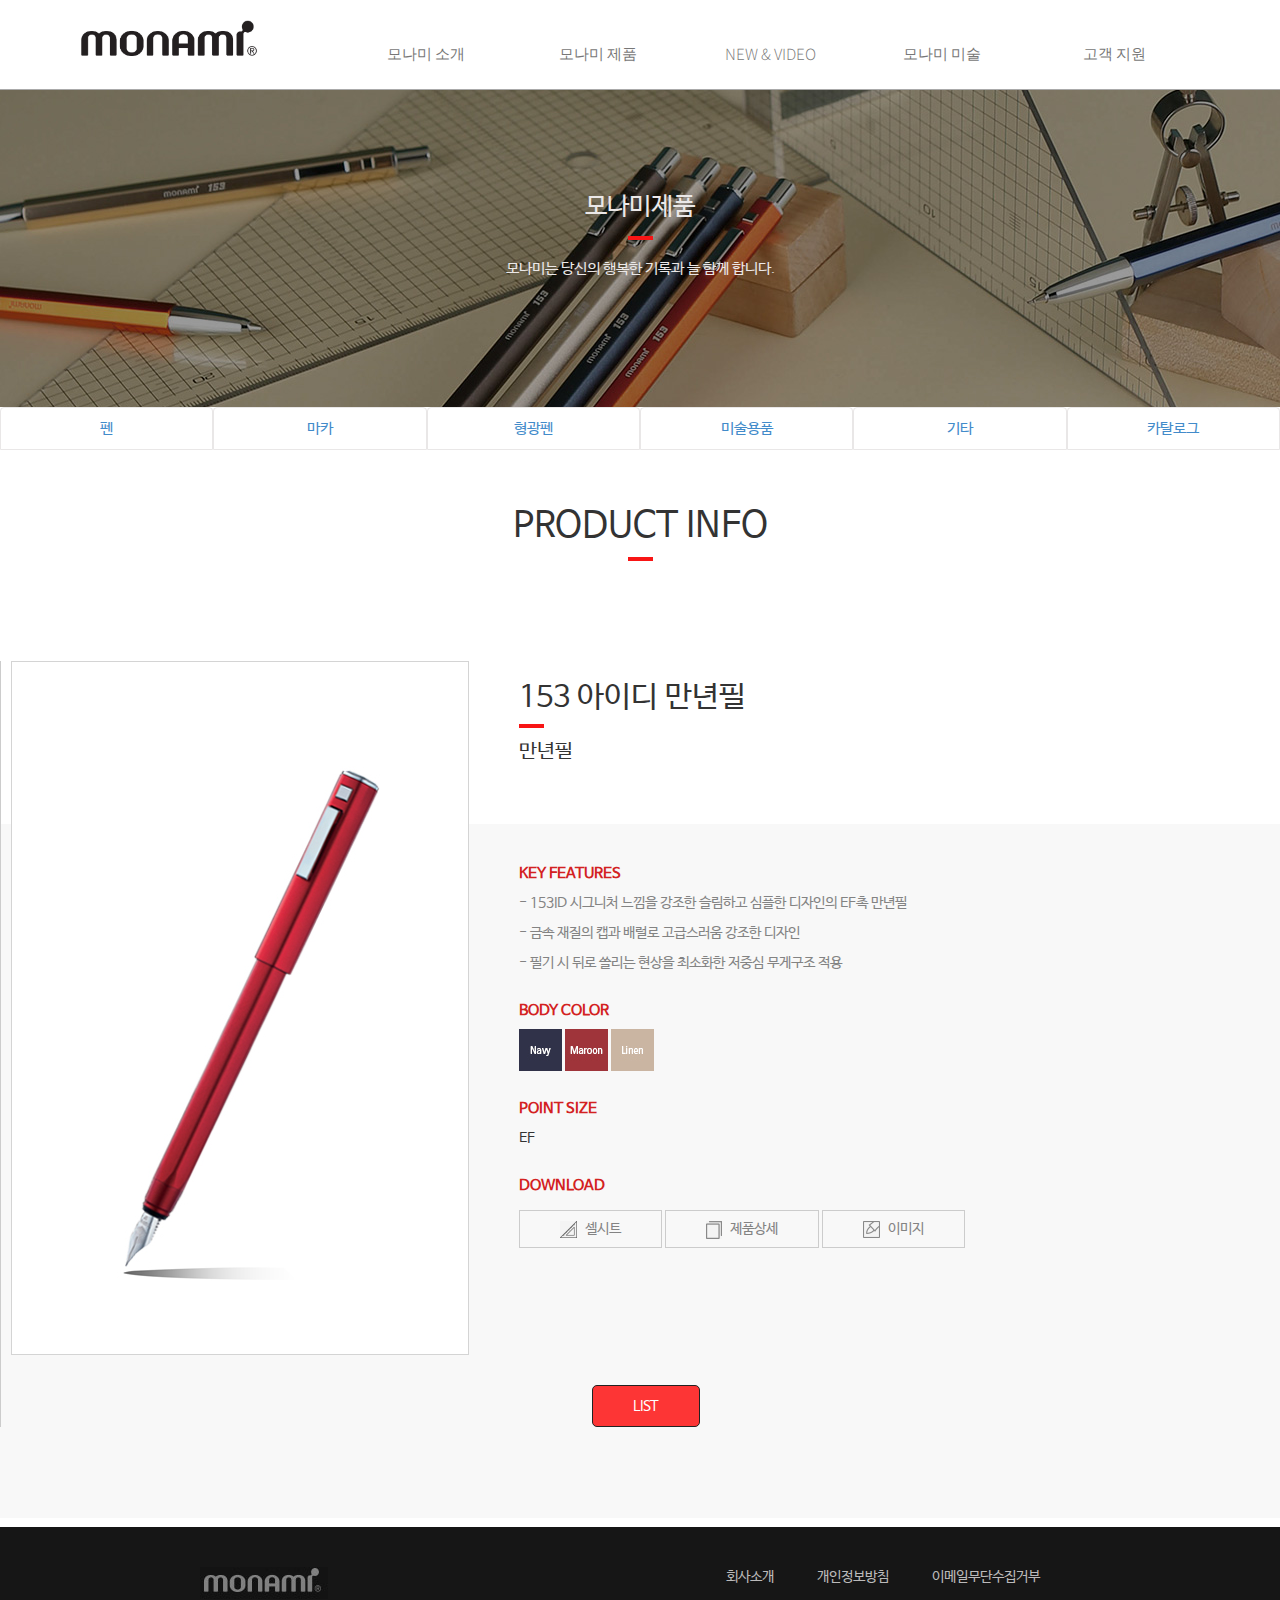
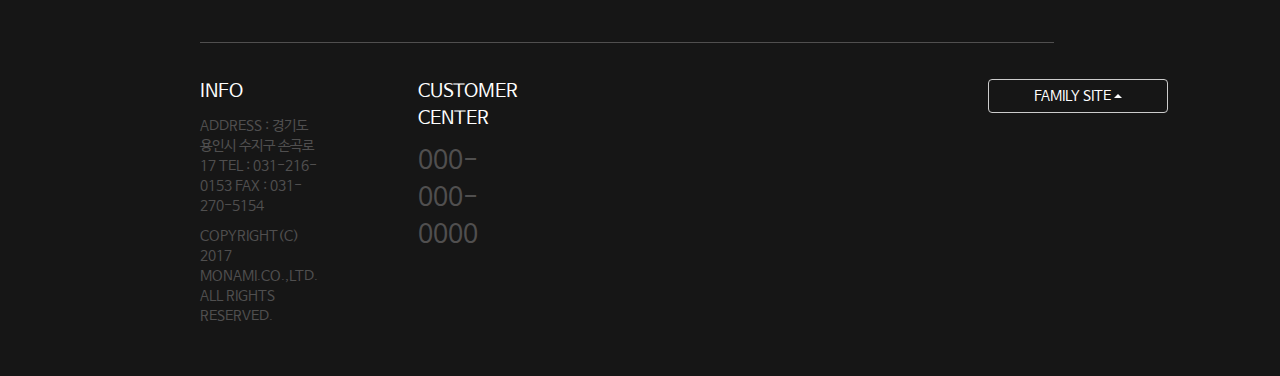
<file: productinfo.html>
<!DOCTYPE html>
<html lang="en">
  <head>
    <meta charset="UTF-8" />
    <meta http-equiv="X-UA-Compatible" content="IE=edge" />
    <meta name="viewport" content="width=device-width, initial-scale=1.0" />
    <title>MONAMI</title>
    <!-- Bootstrap -->
    <link rel="stylesheet" href="css/nomalize.css" />
    <link rel="stylesheet" href="css/bootstrap.min.css" />
    <link rel="stylesheet" href="css/style.css" />
    <link rel="stylesheet" href="css/animate.css" />
    <link rel="stylesheet" href="css/jquery.fancybox.css" />
    <link rel="stylesheet" href="css/style2.css">
    <!-- <link rel="stylesheet" href="css/style4.css"> -->
    <link rel="stylesheet" href="css/style5.css">
    
    <script src="http://code.jquery.com/jquery-1.10.1.min.js"></script>
    <script src="js/nav.js"></script>
  </head>
  <body id="home" data-spy="scroll" data-target="#navbar-scroll" data-offset="50">
        <div class="container-fluid">
          <div class="container">
            <nav class="navbar navbar-default navbar-fixed-top" role="navigation" id="navbar-scroll">
              <div class="container">
                <!-- Brand and toggle get grouped for better mobile display -->
                <div class="navbar-header">
                  <button type="button" class="navbar-toggle" data-toggle="collapse" data-target=".navbar-1-collapse">
                    <span class="sr-only">Toggle navigation</span>
                    <span class="icon-bar"></span>
                    <span class="icon-bar"></span>
                    <span class="icon-bar"></span>
                  </button>
                  <a class="navbar-brand" href="index.html"><img class="logomo" src="./imgs/img.jpg" alt=""</a>
                </div>
    
                <!-- Collect the nav links, forms, and other content for toggling -->
                <div class="collapse navbar-collapse navbar-right navbar-1-collapse b1">
                  <ul class="nav navbar-nav">
                    <li>
                      <a href="map.html">모나미 소개 </a>
                      <ul class="sub">
                        <li><a href="#">CEO 메세지</a></li>
                        <li><a href="#">회사정보</a></li>
                        <li><a href="#">회사연혁</a></li>
                        <li><a href="#">윤리강령</a></li>
                        <li><a href="#">투자정보</a></li>
                        <li><a href="#">CI</a></li>
                        <li><a href="#">채용정보</a></li>
                      </ul>
                    </li>
                    <li>
                      <a href="product.html">모나미 제품 </a>
                      <ul class="sub">
                        <li><a href="product.html">펜</a></li>
                        <li><a href="product.html">마카</a></li>
                        <li><a href="product.html">형광펜</a></li>
                        <li><a href="product.html">만년필</a></li>
                      </ul>
                    </li>
                    <li>
                      <a href="#portfolio" class="newvi">NEW & VIDEO </a>
                      <ul class="sub">
                        <li><a href="#">보도자료</a></li>
                        <li><a href="#">동영상자료</a></li>
                      </ul>
                    </li>
                    <li>
                      <a href="#contact">모나미 미술 </a>
                      <ul class="sub">
                        <li><a href="#">sub11</a></li>
                        <li><a href="#">sub12</a></li>
                        <li><a href="#">sub13</a></li>
                        <li><a href="#">sub14</a></li>
                      </ul>
                    </li>
                    <li>
                      <a href="QnA.html">고객 지원 </a>
                      <ul class="sub">
                        <li><a href="QnA.html">자주묻는질문</a></li>
                        <li><a href="QnA.html">문의하기</a></li>
                      </ul>
                    </li>
                  </ul>
                </div>
              </div>
              <!-- /.navbar-collapse -->
            </nav>
          </div>
          
          <div>
            <div class="sub_banner">
                <p class="customers">모나미제품</p>
                <div class="line"></div>
                <p class="support">모나미는 당신의 행복한 기록과 늘 함께 합니다.</p>
            </div>

            <div class="clearfix"></div>
            <!-- <h4>탭형 네비게이션 양쪽 정렬</h4> -->
            <ul class="nav nav-tabs nav-justified nvt">
            <li><a href="#">펜</a></li>
            <li><a href="#">마카</a></li>
            <li><a href="#">형광펜</a></li>
            <li><a href="#">미술용품</a></li>
            <li><a href="#">기타</a></li>
            <li><a href="#">카탈로그</a></li>
            </ul>
          </div>

          <div>
            <div class="faq">
                <h1>PRODUCT INFO</h1>
                <div class="line"></div>
            </div>
          </div>

          <div class="product_wrap">
            <div class="product_inpo">
                <div class="inpo_bg"></div>
                <div class="numbers">
                    <span class="number">01</span>
                    <span>/04</span>
                </div>
                <div class="main_img">
                    <div class="big_img">
                    <a href="">
                        <img src="./imgs/product_inpo.jpg" alt="">
                    </a>
                    </div>
                    <!-- <div>
                        <p>썸네일사진넣기</p>
                    </div> -->
                </div>
                <div class="inpo_title">
                    <div class="top_inpo">
                        <h2>153 아이디 만년필</h2>
                        <div class="line2"></div>
                        <p>만년필</p>
                    </div>

                    <div class="inpo_ex">
                        <div class="features">
                            <h5 class="main_tit">KEY FEATURES</h5>
                            <p>- 153ID 시그니처 느낌을 강조한 슬림하고 심플한 디자인의 EF촉 만년필</p>
                            <p>- 금속 재질의 캡과 배럴로 고급스러움 강조한 디자인</p>
                            <p>- 필기 시 뒤로 쏠리는 현상을 최소화한 저중심 무게구조 적용</p>
                        </div>

                        <div class="body_color">
                            <h5 class="main_tit">BODY COLOR</h5>
                            <div>
                                <img src="./imgs/bodycolor.jpg" alt="">
                                <img src="./imgs/bodycolor2.jpg" alt="">
                                <img src="./imgs/bodycolor3.jpg" alt="">
                            </div>
                        </div>

                        <div class="size">
                            <h5 class="main_tit">POINT SIZE</h5>
                            <p>EF</p>
                        </div>

                        <div class="down">
                            <h5 class="main_tit">DOWNLOAD</h5>
                            <div class="download">
                                <a><img src="./imgs/download.gif" alt="">셀시트</a>
                                <a><img src="./imgs/download2.gif" alt="">제품상세</a>
                                <a><img src="./imgs/download3.gif" alt="">이미지</a>
                            </div>
                        </div>
                    </div>
                </div>
            </div>
            <div class="list">
                <a href="product.html">LIST</a>
            </div>
          </div>

          


            <footer>
              <div class="foot">
                <div class="foot_top">
                  <a href="#">
                    <img src="./imgs/foot_logo.jpg" alt="">
                  </a>
                    <div>
                    
                      <a class="footint">회사소개</a>
                      <a class="footint">개인정보방침</a>
                      <a class="footint">이메일무단수집거부</a>
                    
                  </div>
                </div>
                <div class="line4"></div>

                <div class="foot_btm">
                  <div class="info">
                    <div class="tit">
                      INFO
                    </div>
                    <p>ADDRESS : 경기도 용인시 수지구 손곡로 17  TEL : 031-216-0153  FAX : 031-270-5154</p>
                    <p>COPYRIGHT(C) 2017 MONAMI.CO.,LTD. ALL RIGHTS RESERVED.</p>
                  </div>
                  <div class="customer">
                    <p class="center">CUSTOMER CENTER</p>
                    <p class="tel">000-000-0000</p>
                  </div>
                  
                  <div class="btn-group dropup family" >
                    <button type="button" class="btn btn-default dropdown-toggle" data-toggle="dropdown">FAMILY SITE <span class="caret"></span></button>
                    <ul class="dropdown-menu" role="menu">
                      <li><a href="#">모나미몰</a></li>
                      <li><a href="#">모나르떼</a></li>
                      <li><a href="#">모나미 컨셉스토어</a></li>
                      <li><a href="#">주식회사 항소</a></li>
                      <li><a href="#">모나미 스테이션</a></li>
                      <li><a href="#">모나미 미술대회</a></li>
                    </ul>
                  </div>
                </div>
              </div>
            </footer>

        </div>
    

      
  </body>
</html>
</file>
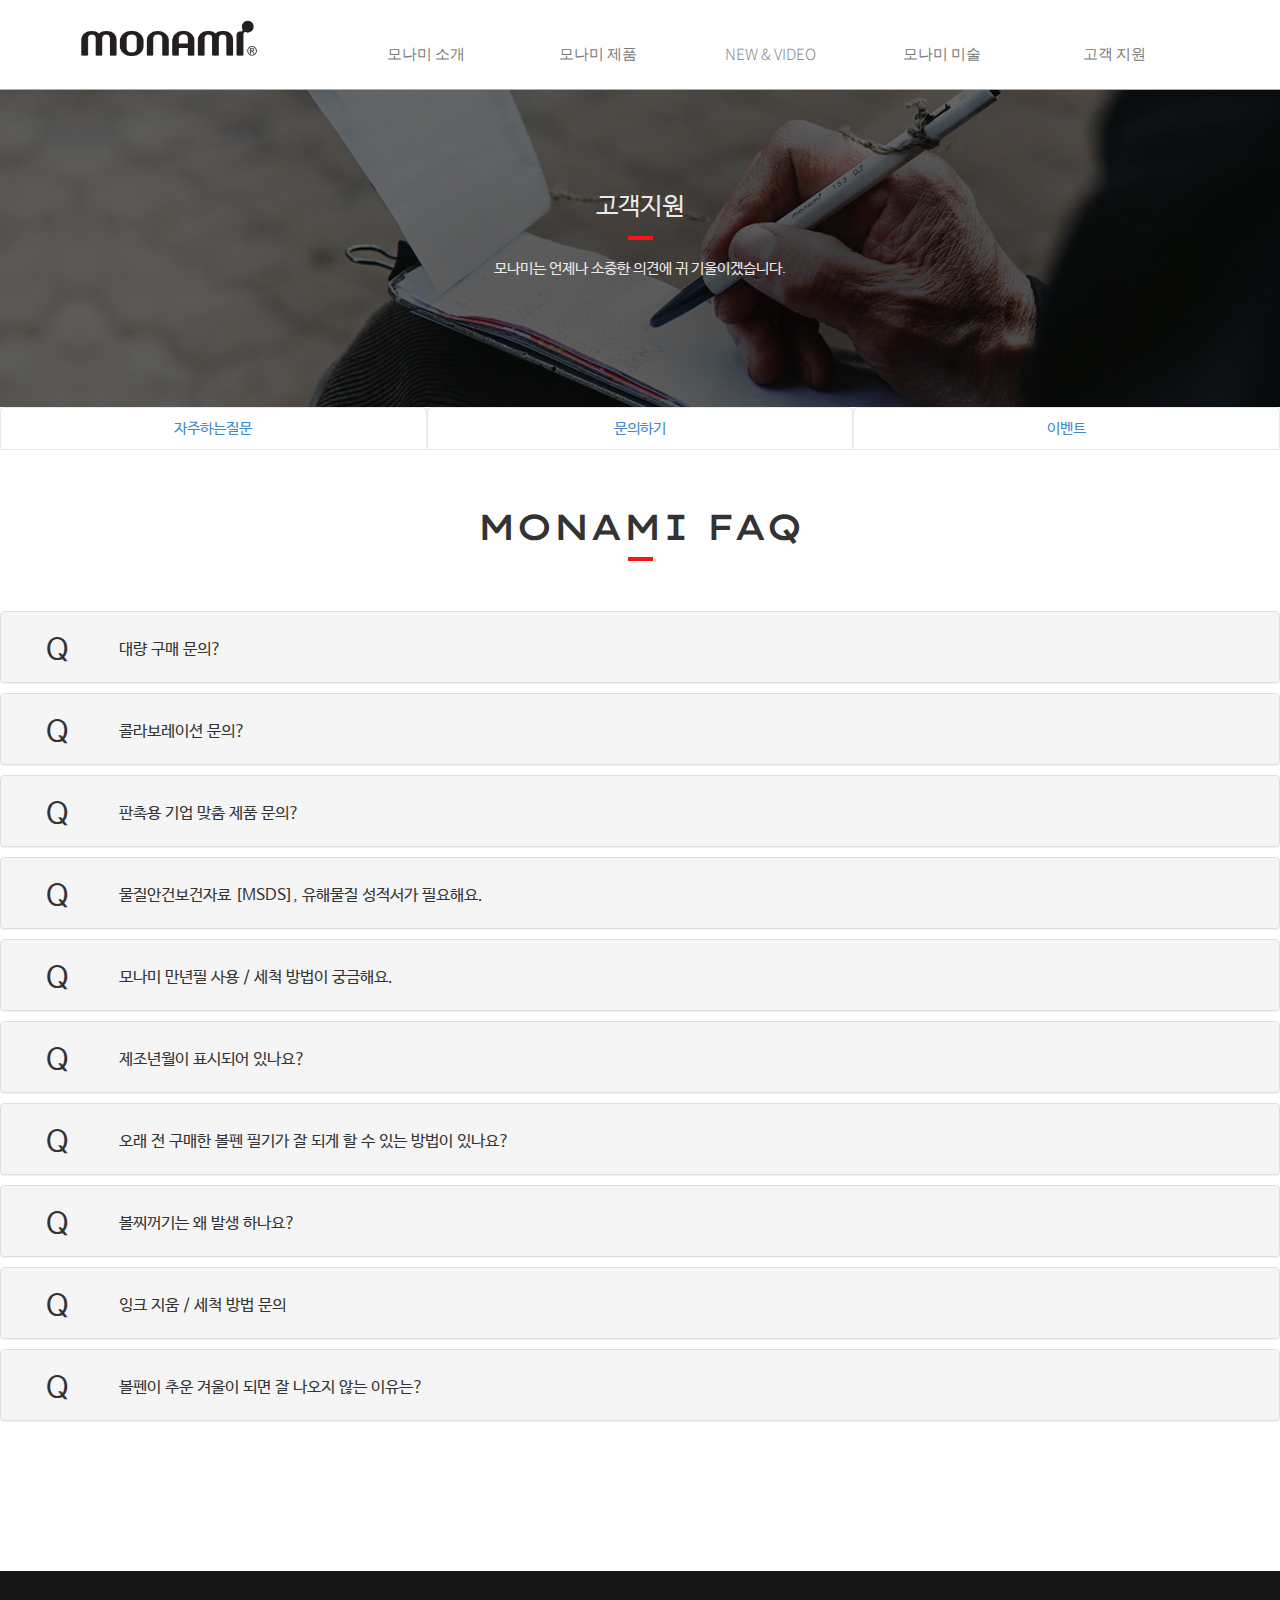
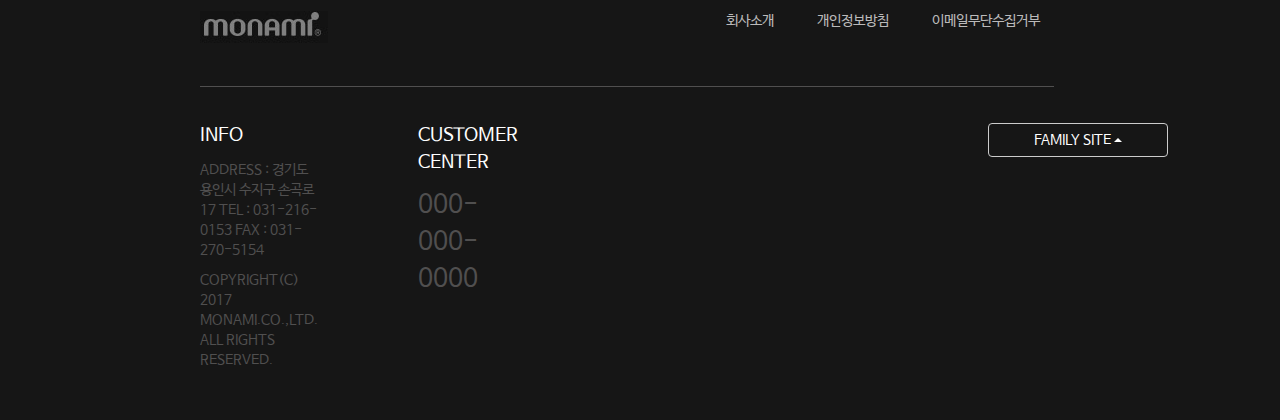
<file: QnA.html>
<!DOCTYPE html>
<html lang="en">
  <head>
    <meta charset="UTF-8" />
    <meta http-equiv="X-UA-Compatible" content="IE=edge" />
    <meta name="viewport" content="width=device-width, initial-scale=1.0" />
    <title>MONAMI</title>
    <!-- Bootstrap -->
    <link rel="stylesheet" href="css/nomalize.css" />
    <link rel="stylesheet" href="css/bootstrap.min.css" />
    <link rel="stylesheet" href="css/style.css" />
    <link rel="stylesheet" href="css/animate.css" />
    <link rel="stylesheet" href="css/jquery.fancybox.css" />
    <link rel="stylesheet" href="css/style2.css">
    <link rel="stylesheet" href="css/style3.css">
    <link rel="stylesheet" href="https://cdnjs.cloudflare.com/ajax/libs/font-awesome/6.4.0/css/all.min.css" integrity="sha512-iecdLmaskl7CVkqkXNQ/ZH/XLlvWZOJyj7Yy7tcenmpD1ypASozpmT/E0iPtmFIB46ZmdtAc9eNBvH0H/ZpiBw==" crossorigin="anonymous" referrerpolicy="no-referrer" />
    <script src="http://code.jquery.com/jquery-1.10.1.min.js"></script>
    <script src="js/nav.js"></script>
    
    <script>
     
    </script>
  </head>
  <body id="home" data-spy="scroll" data-target="#navbar-scroll" data-offset="50">
        <div class="container-fluid">
          <div class="container">
            <nav class="navbar navbar-default navbar-fixed-top" role="navigation" id="navbar-scroll">
              <div class="container">
                <!-- Brand and toggle get grouped for better mobile display -->
                <div class="navbar-header">
                  <button type="button" class="navbar-toggle" data-toggle="collapse" data-target=".navbar-1-collapse">
                    <span class="sr-only">Toggle navigation</span>
                    <span class="icon-bar"></span>
                    <span class="icon-bar"></span>
                    <span class="icon-bar"></span>
                  </button>
                  <a class="navbar-brand" href="index.html"><img class="logomo" src="./imgs/img.jpg" alt=""</a>
                </div>
    
                <!-- Collect the nav links, forms, and other content for toggling -->
                <div class="collapse navbar-collapse navbar-right navbar-1-collapse b1">
                  <ul class="nav navbar-nav">
                    <li>
                      <a href="map.html">모나미 소개 </a>
                      <ul class="sub">
                        <li><a href="#">CEO 메세지</a></li>
                        <li><a href="#">회사정보</a></li>
                        <li><a href="#">회사연혁</a></li>
                        <li><a href="#">윤리강령</a></li>
                        <li><a href="#">투자정보</a></li>
                        <li><a href="#">CI</a></li>
                        <li><a href="#">채용정보</a></li>
                      </ul>
                    </li>
                    <li>
                      <a href="product.html">모나미 제품 </a>
                      <ul class="sub">
                        <li><a href="product.html">펜</a></li>
                        <li><a href="product.html">마카</a></li>
                        <li><a href="product.html">형광펜</a></li>
                        <li><a href="product.html">만년필</a></li>
                      </ul>
                    </li>
                    <li>
                      <a href="#portfolio" class="newvi">NEW & VIDEO </a>
                      <ul class="sub">
                        <li><a href="#">보도자료</a></li>
                        <li><a href="#">동영상자료</a></li>
                      </ul>
                    </li>
                    <li>
                      <a href="#contact">모나미 미술 </a>
                      <ul class="sub">
                        <li><a href="#">sub11</a></li>
                        <li><a href="#">sub12</a></li>
                        <li><a href="#">sub13</a></li>
                        <li><a href="#">sub14</a></li>
                      </ul>
                    </li>
                    <li>
                      <a href="#contact">고객 지원 </a>
                      <ul class="sub">
                        <li><a href="#">자주묻는질문</a></li>
                        <li><a href="#">문의하기</a></li>
                      </ul>
                    </li>
                  </ul>
                </div>
              </div>
              <!-- /.navbar-collapse -->
            </nav>
          </div>
          
          <div>
            <div class="sub_banner">
                <p class="customers">고객지원</p>
                <div class="line"></div>
                <p class="support">모나미는 언제나 소중한 의견에 귀 기울이겠습니다.</p>
            </div>

            <div class="clearfix"></div>
            <!-- <h4>탭형 네비게이션 양쪽 정렬</h4> -->
            <ul class="nav nav-tabs nav-justified nvt">
            <li><a href="#">자주하는질문</a></li>
            <li><a href="#">문의하기</a></li>
            <li><a href="#">이벤트</a></li>
            </ul>
          </div>

          <div>
            <div class="faq">
                <h1>MONAMI FAQ</h1>
                <div class="line"></div>
            </div>
          </div>

          <div class="panel-wrap">
            <div class="panel-group" id="accordion">
                <div class="panel panel-default">
                  <div class="panel-heading" >
                    <h4 class="panel-title" a href="#collapseOne" data-toggle="collapse">
                      <span class="qna">Q</span>
                      <a href="#collapseOne" data-toggle="collapse" data-parent="accordion" class="panel_a">대량 구매 문의?</a>
                      <i class="fa-solid fa-chevron-down"></i>
                    </h4>
                  </div>
                  <div id="collapseOne" class="panel-collapse collapse in">
                    <div class="panel-body">
                      Lorem ipsum dolor sit amet consectetur adipisicing elit. Illo commodi consequuntur labore temporibus inventore atque fugiat pariatur quam at praesentium dignissimos amet distinctio culpa sint quas dolore sequi, reprehenderit dolor esse
                      ullam? Unde atque mollitia quasi recusandae iusto deleniti perferendis in qui omnis eaque, quaerat ratione ullam nesciunt rem facilis aliquid dolor? Laudantium tenetur doloribus quasi blanditiis. Ratione perspiciatis culpa repudiandae
                      ea repellendus deleniti ipsum deserunt, sit quis quisquam iusto laborum distinctio, magnam totam id amet excepturi quas doloremque eaque architecto dicta eum perferendis. Earum sed dicta expedita distinctio deleniti porro et quia
                      ducimus! Quisquam quae blanditiis labore quaerat reprehenderit hic harum dolore saepe consectetur laudantium molestiae, quibusdam consequatur? Quo illo cumque aperiam iste voluptatibus voluptatem provident, quidem, temporibus eius
                      officiis et deserunt at dolorum? Et iste laborum facere consequatur delectus! Similique a fuga saepe laborum ea voluptas maiores iusto, nostrum molestiae, corrupti perspiciatis eaque libero nulla ut asperiores ab!
                    </div>
                  </div>
                </div>
            </div>

            <div class="panel-group" id="accordion">
              <div class="panel panel-default">
                <div class="panel-heading">
                  <h4 class="panel-title" a href="#collapseOne1" data-toggle="collapse">
                    <span class="qna">Q</span>
                    <a href="#collapseOne1" data-toggle="collapse" data-parent="accordion"  class="panel_a">콜라보레이션 문의?</a>
                    <i class="fa-solid fa-chevron-down"></i>
                  </h4>
                </div>
                <div id="collapseOne1" class="panel-collapse collapse in">
                  <div class="panel-body">
                    Lorem ipsum dolor sit amet consectetur adipisicing elit. Illo commodi consequuntur labore temporibus inventore atque fugiat pariatur quam at praesentium dignissimos amet distinctio culpa sint quas dolore sequi, reprehenderit dolor esse
                    ullam? Unde atque mollitia quasi recusandae iusto deleniti perferendis in qui omnis eaque, quaerat ratione ullam nesciunt rem facilis aliquid dolor? Laudantium tenetur doloribus quasi blanditiis. Ratione perspiciatis culpa repudiandae
                    ea repellendus deleniti ipsum deserunt, sit quis quisquam iusto laborum distinctio, magnam totam id amet excepturi quas doloremque eaque architecto dicta eum perferendis. Earum sed dicta expedita distinctio deleniti porro et quia
                    ducimus! Quisquam quae blanditiis labore quaerat reprehenderit hic harum dolore saepe consectetur laudantium molestiae, quibusdam consequatur? Quo illo cumque aperiam iste voluptatibus voluptatem provident, quidem, temporibus eius
                    officiis et deserunt at dolorum? Et iste laborum facere consequatur delectus! Similique a fuga saepe laborum ea voluptas maiores iusto, nostrum molestiae, corrupti perspiciatis eaque libero nulla ut asperiores ab!
                  </div>
                </div>
              </div>
          </div>

          <div class="panel-group" id="accordion">
            <div class="panel panel-default">
              <div class="panel-heading">
                <h4 class="panel-title" a href="#collapseOne2" data-toggle="collapse">
                  <span class="qna">Q</span>
                  <a href="#collapseOne2" data-toggle="collapse" data-parent="accordion"  class="panel_a">판촉용 기업 맞춤 제품 문의?</a>
                  <i class="fa-solid fa-chevron-down"></i>
                </h4>
              </div>
              <div id="collapseOne2" class="panel-collapse collapse in">
                <div class="panel-body">
                  Lorem ipsum dolor sit amet consectetur adipisicing elit. Illo commodi consequuntur labore temporibus inventore atque fugiat pariatur quam at praesentium dignissimos amet distinctio culpa sint quas dolore sequi, reprehenderit dolor esse
                  ullam? Unde atque mollitia quasi recusandae iusto deleniti perferendis in qui omnis eaque, quaerat ratione ullam nesciunt rem facilis aliquid dolor? Laudantium tenetur doloribus quasi blanditiis. Ratione perspiciatis culpa repudiandae
                  ea repellendus deleniti ipsum deserunt, sit quis quisquam iusto laborum distinctio, magnam totam id amet excepturi quas doloremque eaque architecto dicta eum perferendis. Earum sed dicta expedita distinctio deleniti porro et quia
                  ducimus! Quisquam quae blanditiis labore quaerat reprehenderit hic harum dolore saepe consectetur laudantium molestiae, quibusdam consequatur? Quo illo cumque aperiam iste voluptatibus voluptatem provident, quidem, temporibus eius
                  officiis et deserunt at dolorum? Et iste laborum facere consequatur delectus! Similique a fuga saepe laborum ea voluptas maiores iusto, nostrum molestiae, corrupti perspiciatis eaque libero nulla ut asperiores ab!
                </div>
              </div>
            </div>
        </div>

        <div class="panel-group" id="accordion">
          <div class="panel panel-default">
            <div class="panel-heading">
              <h4 class="panel-title" a href="#collapseOne3" data-toggle="collapse">
                <span class="qna">Q</span>
                <a href="#collapseOne3" data-toggle="collapse" data-parent="accordion"  class="panel_a">물질안건보건자료 [MSDS], 유해물질 성적서가 필요해요.</a>
                <i class="fa-solid fa-chevron-down"></i>
              </h4>
            </div>
            <div id="collapseOne3" class="panel-collapse collapse in">
              <div class="panel-body">
                Lorem ipsum dolor sit amet consectetur adipisicing elit. Illo commodi consequuntur labore temporibus inventore atque fugiat pariatur quam at praesentium dignissimos amet distinctio culpa sint quas dolore sequi, reprehenderit dolor esse
                ullam? Unde atque mollitia quasi recusandae iusto deleniti perferendis in qui omnis eaque, quaerat ratione ullam nesciunt rem facilis aliquid dolor? Laudantium tenetur doloribus quasi blanditiis. Ratione perspiciatis culpa repudiandae
                ea repellendus deleniti ipsum deserunt, sit quis quisquam iusto laborum distinctio, magnam totam id amet excepturi quas doloremque eaque architecto dicta eum perferendis. Earum sed dicta expedita distinctio deleniti porro et quia
                ducimus! Quisquam quae blanditiis labore quaerat reprehenderit hic harum dolore saepe consectetur laudantium molestiae, quibusdam consequatur? Quo illo cumque aperiam iste voluptatibus voluptatem provident, quidem, temporibus eius
                officiis et deserunt at dolorum? Et iste laborum facere consequatur delectus! Similique a fuga saepe laborum ea voluptas maiores iusto, nostrum molestiae, corrupti perspiciatis eaque libero nulla ut asperiores ab!
              </div>
            </div>
          </div>
            </div>

            <div class="panel-group" id="accordion">
              <div class="panel panel-default">
                <div class="panel-heading">
                  <h4 class="panel-title" a href="#collapseOne4" data-toggle="collapse">
                    <span class="qna">Q</span>
                    <a href="#collapseOne4" data-toggle="collapse" data-parent="accordion"  class="panel_a">모나미 만년필 사용 / 세척 방법이 궁금해요.</a>
                    <i class="fa-solid fa-chevron-down"></i>
                  </h4>
                </div>
                <div id="collapseOne4" class="panel-collapse collapse in">
                  <div class="panel-body">
                    Lorem ipsum dolor sit amet consectetur adipisicing elit. Illo commodi consequuntur labore temporibus inventore atque fugiat pariatur quam at praesentium dignissimos amet distinctio culpa sint quas dolore sequi, reprehenderit dolor esse
                    ullam? Unde atque mollitia quasi recusandae iusto deleniti perferendis in qui omnis eaque, quaerat ratione ullam nesciunt rem facilis aliquid dolor? Laudantium tenetur doloribus quasi blanditiis. Ratione perspiciatis culpa repudiandae
                    ea repellendus deleniti ipsum deserunt, sit quis quisquam iusto laborum distinctio, magnam totam id amet excepturi quas doloremque eaque architecto dicta eum perferendis. Earum sed dicta expedita distinctio deleniti porro et quia
                    ducimus! Quisquam quae blanditiis labore quaerat reprehenderit hic harum dolore saepe consectetur laudantium molestiae, quibusdam consequatur? Quo illo cumque aperiam iste voluptatibus voluptatem provident, quidem, temporibus eius
                    officiis et deserunt at dolorum? Et iste laborum facere consequatur delectus! Similique a fuga saepe laborum ea voluptas maiores iusto, nostrum molestiae, corrupti perspiciatis eaque libero nulla ut asperiores ab!
                  </div>
                </div>
              </div>
                </div>

                <div class="panel-group" id="accordion">
                  <div class="panel panel-default">
                    <div class="panel-heading">
                      <h4 class="panel-title"  a href="#collapseOne5" data-toggle="collapse">
                        <span class="qna">Q</span>
                        <a href="#collapseOne5" data-toggle="collapse" data-parent="accordion"  class="panel_a">제조년월이 표시되어 있나요?</a>
                        <i class="fa-solid fa-chevron-down"></i>
                      </h4>
                    </div>
                    <div id="collapseOne5" class="panel-collapse collapse in">
                      <div class="panel-body">
                        Lorem ipsum dolor sit amet consectetur adipisicing elit. Illo commodi consequuntur labore temporibus inventore atque fugiat pariatur quam at praesentium dignissimos amet distinctio culpa sint quas dolore sequi, reprehenderit dolor esse
                        ullam? Unde atque mollitia quasi recusandae iusto deleniti perferendis in qui omnis eaque, quaerat ratione ullam nesciunt rem facilis aliquid dolor? Laudantium tenetur doloribus quasi blanditiis. Ratione perspiciatis culpa repudiandae
                        ea repellendus deleniti ipsum deserunt, sit quis quisquam iusto laborum distinctio, magnam totam id amet excepturi quas doloremque eaque architecto dicta eum perferendis. Earum sed dicta expedita distinctio deleniti porro et quia
                        ducimus! Quisquam quae blanditiis labore quaerat reprehenderit hic harum dolore saepe consectetur laudantium molestiae, quibusdam consequatur? Quo illo cumque aperiam iste voluptatibus voluptatem provident, quidem, temporibus eius
                        officiis et deserunt at dolorum? Et iste laborum facere consequatur delectus! Similique a fuga saepe laborum ea voluptas maiores iusto, nostrum molestiae, corrupti perspiciatis eaque libero nulla ut asperiores ab!
                      </div>
                    </div>
                  </div>
                </div>

                <div class="panel-group" id="accordion">
                  <div class="panel panel-default">
                    <div class="panel-heading" >
                      <h4 class="panel-title"  a href="#collapseOne6" data-toggle="collapse">
                        <span class="qna">Q</span>
                        <a href="#collapseOne6" data-toggle="collapse" data-parent="accordion"  class="panel_a">오래 전 구매한 볼펜 필기가 잘 되게 할 수 있는 방법이 있나요?</a>
                        <i class="fa-solid fa-chevron-down"></i>
                      </h4>
                    </div>
                    <div id="collapseOne6" class="panel-collapse collapse in">
                      <div class="panel-body">
                        Lorem ipsum dolor sit amet consectetur adipisicing elit. Illo commodi consequuntur labore temporibus inventore atque fugiat pariatur quam at praesentium dignissimos amet distinctio culpa sint quas dolore sequi, reprehenderit dolor esse
                        ullam? Unde atque mollitia quasi recusandae iusto deleniti perferendis in qui omnis eaque, quaerat ratione ullam nesciunt rem facilis aliquid dolor? Laudantium tenetur doloribus quasi blanditiis. Ratione perspiciatis culpa repudiandae
                        ea repellendus deleniti ipsum deserunt, sit quis quisquam iusto laborum distinctio, magnam totam id amet excepturi quas doloremque eaque architecto dicta eum perferendis. Earum sed dicta expedita distinctio deleniti porro et quia
                        ducimus! Quisquam quae blanditiis labore quaerat reprehenderit hic harum dolore saepe consectetur laudantium molestiae, quibusdam consequatur? Quo illo cumque aperiam iste voluptatibus voluptatem provident, quidem, temporibus eius
                        officiis et deserunt at dolorum? Et iste laborum facere consequatur delectus! Similique a fuga saepe laborum ea voluptas maiores iusto, nostrum molestiae, corrupti perspiciatis eaque libero nulla ut asperiores ab!
                      </div>
                    </div>
                  </div>
                </div>

                <div class="panel-group" id="accordion">
                  <div class="panel panel-default">
                    <div class="panel-heading">
                      <h4 class="panel-title"  a href="#collapseOne7" data-toggle="collapse">
                        <span class="qna">Q</span>
                        <a href="#collapseOne7" data-toggle="collapse" data-parent="accordion"  class="panel_a">볼찌꺼기는 왜 발생 하나요?</a>
                        <i class="fa-solid fa-chevron-down"></i>
                      </h4>
                    </div>
                    <div id="collapseOne7" class="panel-collapse collapse in">
                      <div class="panel-body">
                        Lorem ipsum dolor sit amet consectetur adipisicing elit. Illo commodi consequuntur labore temporibus inventore atque fugiat pariatur quam at praesentium dignissimos amet distinctio culpa sint quas dolore sequi, reprehenderit dolor esse
                        ullam? Unde atque mollitia quasi recusandae iusto deleniti perferendis in qui omnis eaque, quaerat ratione ullam nesciunt rem facilis aliquid dolor? Laudantium tenetur doloribus quasi blanditiis. Ratione perspiciatis culpa repudiandae
                        ea repellendus deleniti ipsum deserunt, sit quis quisquam iusto laborum distinctio, magnam totam id amet excepturi quas doloremque eaque architecto dicta eum perferendis. Earum sed dicta expedita distinctio deleniti porro et quia
                        ducimus! Quisquam quae blanditiis labore quaerat reprehenderit hic harum dolore saepe consectetur laudantium molestiae, quibusdam consequatur? Quo illo cumque aperiam iste voluptatibus voluptatem provident, quidem, temporibus eius
                        officiis et deserunt at dolorum? Et iste laborum facere consequatur delectus! Similique a fuga saepe laborum ea voluptas maiores iusto, nostrum molestiae, corrupti perspiciatis eaque libero nulla ut asperiores ab!
                      </div>
                    </div>
                  </div>
                </div>

                <div class="panel-group" id="accordion">
                  <div class="panel panel-default">
                    <div class="panel-heading">
                      <h4 class="panel-title"  a href="#collapseOne8" data-toggle="collapse">
                        <span class="qna">Q</span>
                        <a href="#collapseOne8" data-toggle="collapse" data-parent="accordion"  class="panel_a">잉크 지움 / 세척 방법 문의</a>
                        <i class="fa-solid fa-chevron-down"></i>
                      </h4>
                    </div>
                    <div id="collapseOne8" class="panel-collapse collapse in">
                      <div class="panel-body">
                        Lorem ipsum dolor sit amet consectetur adipisicing elit. Illo commodi consequuntur labore temporibus inventore atque fugiat pariatur quam at praesentium dignissimos amet distinctio culpa sint quas dolore sequi, reprehenderit dolor esse
                        ullam? Unde atque mollitia quasi recusandae iusto deleniti perferendis in qui omnis eaque, quaerat ratione ullam nesciunt rem facilis aliquid dolor? Laudantium tenetur doloribus quasi blanditiis. Ratione perspiciatis culpa repudiandae
                        ea repellendus deleniti ipsum deserunt, sit quis quisquam iusto laborum distinctio, magnam totam id amet excepturi quas doloremque eaque architecto dicta eum perferendis. Earum sed dicta expedita distinctio deleniti porro et quia
                        ducimus! Quisquam quae blanditiis labore quaerat reprehenderit hic harum dolore saepe consectetur laudantium molestiae, quibusdam consequatur? Quo illo cumque aperiam iste voluptatibus voluptatem provident, quidem, temporibus eius
                        officiis et deserunt at dolorum? Et iste laborum facere consequatur delectus! Similique a fuga saepe laborum ea voluptas maiores iusto, nostrum molestiae, corrupti perspiciatis eaque libero nulla ut asperiores ab!
                      </div>
                    </div>
                  </div>
                </div>

                <div class="panel-group" id="accordion">
                  <div class="panel panel-default">
                    <div class="panel-heading">
                      <h4 class="panel-title"  a href="#collapseOne9" data-toggle="collapse">
                        <span class="qna">Q</span>
                        <a href="#collapseOne9" data-toggle="collapse" data-parent="accordion"  class="panel_a">볼펜이 추운 겨울이 되면 잘 나오지 않는 이유는?</a>
                        <i class="fa-solid fa-chevron-down"></i>
                      </h4>
                    </div>
                    <div id="collapseOne9" class="panel-collapse collapse in">
                      <div class="panel-body">
                        Lorem ipsum dolor sit amet consectetur adipisicing elit. Illo commodi consequuntur labore temporibus inventore atque fugiat pariatur quam at praesentium dignissimos amet distinctio culpa sint quas dolore sequi, reprehenderit dolor esse
                        ullam? Unde atque mollitia quasi recusandae iusto deleniti perferendis in qui omnis eaque, quaerat ratione ullam nesciunt rem facilis aliquid dolor? Laudantium tenetur doloribus quasi blanditiis. Ratione perspiciatis culpa repudiandae
                        ea repellendus deleniti ipsum deserunt, sit quis quisquam iusto laborum distinctio, magnam totam id amet excepturi quas doloremque eaque architecto dicta eum perferendis. Earum sed dicta expedita distinctio deleniti porro et quia
                        ducimus! Quisquam quae blanditiis labore quaerat reprehenderit hic harum dolore saepe consectetur laudantium molestiae, quibusdam consequatur? Quo illo cumque aperiam iste voluptatibus voluptatem provident, quidem, temporibus eius
                        officiis et deserunt at dolorum? Et iste laborum facere consequatur delectus! Similique a fuga saepe laborum ea voluptas maiores iusto, nostrum molestiae, corrupti perspiciatis eaque libero nulla ut asperiores ab!
                      </div>
                    </div>
                  </div>
                </div>
          </div>
          

          
            

            <footer>
              <div class="foot">
                <div class="foot_top">
                  <a href="#">
                    <img src="./imgs/foot_logo.jpg" alt="">
                  </a>
                    <div>
                    
                      <a class="footint">회사소개</a>
                      <a class="footint">개인정보방침</a>
                      <a class="footint">이메일무단수집거부</a>
                    
                  </div>
                </div>
                <div class="line4"></div>

                <div class="foot_btm">
                  <div class="info">
                    <div class="tit">
                      INFO
                    </div>
                    <p>ADDRESS : 경기도 용인시 수지구 손곡로 17  TEL : 031-216-0153  FAX : 031-270-5154</p>
                    <p>COPYRIGHT(C) 2017 MONAMI.CO.,LTD. ALL RIGHTS RESERVED.</p>
                  </div>
                  <div class="customer">
                    <p class="center">CUSTOMER CENTER</p>
                    <p class="tel">000-000-0000</p>
                  </div>
                  
                  <div class="btn-group dropup family" >
                    <button type="button" class="btn btn-default dropdown-toggle" data-toggle="dropdown">FAMILY SITE <span class="caret"></span></button>
                    <ul class="dropdown-menu" role="menu">
                      <li><a href="#">모나미몰</a></li>
                      <li><a href="#">모나르떼</a></li>
                      <li><a href="#">모나미 컨셉스토어</a></li>
                      <li><a href="#">주식회사 항소</a></li>
                      <li><a href="#">모나미 스테이션</a></li>
                      <li><a href="#">모나미 미술대회</a></li>
                    </ul>
                  </div>
                </div>
              </div>
            </footer>

        </div>
    
        <script src="https://ajax.googleapis.com/ajax/libs/jquery/1.11.0/jquery.min.js"></script>
    <script src="js/bootstrap.min.js"></script>
    <script src="js/animatescroll.min.js"></script>
    <!-- <script src="js/simpleparallax.js"></script> -->
    <script src="js/waypoints.min.js"></script>
    <script src="js/jquery.fancybox.js"></script>
        <script src="js/collapse.js"></script>
    <script>
      

      //메서드
      // $(function () {
      //   $("#collapseOne").collapse("hide");
      // });
      // $(function () {
      //   $("#collapseOne1").collapse("hide");
      // });
      // $(function () {
      //   $("#collapseOne2").collapse("hide");
      // });
      // $(function () {
      //   $("#collapseOne3").collapse("hide");
      // });
      // $(function () {
      //   $("#collapseOne4").collapse("hide");
      // });
      // $(function () {
      //   $("#collapseOne5").collapse("hide");
      // });
      // $(function () {
      //   $("#collapseOne6").collapse("hide");
      // });
      // $(function () {
      //   $("#collapseOne7").collapse("hide");
      // });
      // $(function () {
      //   $("#collapseOne8").collapse("hide");
      // });
      // $(function () {
      //   $("#collapseOne9").collapse("hide");
      // });
    </script>
  </body>
</html>
</file>
<file: css/style.css>
@import url(http://fonts.googleapis.com/css?family=Source+Sans+Pro:300,400);
@font-face{
font-family:'NanumBarunGothic';
src:url("../fonts/NanumBarunGothic.eot");
src:local("☺"),url("../fonts/NanumBarunGothic.woff") format("woff");
}
a:hover { text-decoration: none;}      
body {font-family: "NanumBarunGothic",  sans-serif; padding-top: 90px; }  
.container-fluid { padding: 0;}
/* nav bar customize */
.navbar{ background-color: #fff; border: none; padding-bottom: 10px;  font-family: 'Source Sans Pro', sans-serif; font-weight: 300; font-size: 18px;height: 90px; text-transform: capitalize; border-bottom: 1px solid #AAAAAA}

.navbar-toggle {position: relative;margin-top: 40px;top: 2px;}
.navbar-nav { padding-right: 10px;margin-top: 20px; background-color: #fff}
.navbar-nav li { margin:0 20px; }
.navbar-brand { padding-left: 20px;}  
.navbar-collapse { padding-top: 10px; background-color: #fff}
.navbar-default .navbar-nav>li>a:hover { color: #FF8000} 
.navbar-default .navbar-nav>li.active>a,
.navbar-default .navbar-nav>li.active>a:hover,
.navbar-default .navbar-nav>li.active>a:focus
 { 
  /* color: #FF8000;  */
  background-color: #fff} 

.control { position: inherit; top: 50%; z-index: 5; display: inline-block; right: 50%;} 

@media (max-width: 320px)  {
  .navbar-brand img { width: 80%; height: auto; margin-top:-100px}  
}
@media (max-width: 980px) {
  .navbar-nav li { margin:0 10px;}
}


header { color: #fff; text-align: center; padding: 40px 0;}
header small { color: #fff}
header p { color: #C0C0C0}
.sans {  font-family: 'Source Sans Pro', sans-serif; }
 /*  icons */


footer { padding: 40px 0; color: #fff}

/*Waypoints
========================================================================== */
.wp1, .wp2, .wp3, .wp4, .wp5, .wp6 { visibility: hidden; }
.bounceInLeft, .bounceInRight, .fadeInUp, .fadeInUpDelay, .fadeInDown, .fadeInUpD, .fadeInLeft, .fadeInRight { visibility: visible; }
.delay-05s { animation-delay: 0.5s; -webkit-animation-delay: 0.5s; }
.delay-1s { animation-delay: 1s; -webkit-animation-delay: 1s; }
</file>
<file: css/style2.css>
@import url('https://fonts.googleapis.com/css2?family=Lexend+Peta&display=swap');

.logomo {
    width: 100%;
    height: 50px;
}

ul li {
  list-style: none;
}

.newvi {
  font-size: 1.7rem;
}


/* .navbar-nav li a {
    font-size: 0.9rem;
} */

.box_container {
    margin-top: 150px;
}

.box_wrap {
    max-width: 1200px;
    width: 100%;
    margin: 0 auto;
    position: relative;
}

.title {
    position: absolute;
    top: 0;
    left: 0;
}

.box_1 {
    display: flex;
    margin-bottom: 22px;
}

.box_new {
    margin: 155px 22px 0 0;
}

.box_2 {
    display: flex;
    margin-bottom: 100px;
}

.box_new3 {
    margin: 0 22px 0 0;
}
.box_new4 {
    margin: 0 22px 0 0;
}

.video {
  height: 1080px;
}

.art h3 {
  font-size: 2.0rem;
}

.art h5 {
  font-size: 1.3rem;
}



.line2 {
  border-top: 4px solid #f81515;
  width: 25px;
}

.title p {margin-top: 10px;}



.btn_box {
    /* padding: 0 586px; */
    background-color: #eee;
    width: 100%;
    display: flex;
    justify-content: center;
    align-items: center;
}

.btn-default {
    width: 180px;
    margin-bottom: 50px;
    justify-content: center;
    align-items: center;
    display: inline-block;
    
}

.btn_title {
    padding: 0 235px;
    padding-top: 30px;
    padding-bottom: 30px;
    background-color: #eee;
}

.btn_title h6 {
    text-align: center;
    padding-top: 7px;
}
.btn_title h1 {
    text-align: center;
    font-family: 'Lexend Peta', sans-serif;
}

.line {
    border-top: 4px solid #f81515; 
    width: 25px;
    margin: 10px auto;
}

.row {
    background-color: #eee;
    height: 550px;
    display: flex;
    justify-content: center;
    /* align-items: center; */
}

.col-md-2 {
    width: 276px;
    height: 390px;
}

.pencil {
    width: 100%;
    height: 360px;
}

.pencil_title {
    background-color: #ffffff;
    margin:  0 0 0 0px;
    padding-left: 34px;
    color: #afaeae;
    font-size: 1.1rem;
}
.pencil_titles {
    background-color: #ffffff;
    margin:  0 0 0 0px;
    padding-left: 34px;
    padding-bottom: 20px;
    font-weight: bold;
}

/* ------------------------------ */
.box_1{
  cursor: pointer;
}
.box_2{
  cursor: pointer;
}

.side1 .back h5 {
    padding-top: 30px;
}

.side1 {
    position: relative;
    perspective: 600px;
  }
  .side1 .front {
    transform-style: preserve-3d;
    transform: rotateY(0deg);
    transition: all 0.5s ease-in-out;
    backface-visibility: hidden;
  }
  .side1 .back {
    position: absolute;
    top: 155px;
    left: 22px;
    width: 370px;
    height: 190px;
    transform-style: preserve-3d;
    color: #fff;
    background: #c40f39;
    text-align: center;
    line-height: 500px;
    backface-visibility: hidden;
    transition: all 0.5s ease-in-out;
    font-size: 50px;
    transform: rotateY(-180deg);
    z-index: -1;
  }

.side1:hover .front {
    transform: rotateY(180deg);
  }
  .side1:hover .back {
    transform: rotateY(0deg);
    z-index: 1;
  }

  .back a, .back2 a, .back3 a, .back4 a, .back5 a {
    color: white;
  }
  

  /* ------------------------------------- */

  .side2 {
    position: relative;
    perspective: 600px;
  }
  .side2 .front2 {
    transform-style: preserve-3d;
    transform: rotateY(0deg);
    transition: all 0.5s ease-in-out;
    backface-visibility: hidden;
  }
  .side2 .back2 {
    position: absolute;
    top: 0;
    left: 0;
    width: 770px;
    height: 350px;
    transform-style: preserve-3d;
    color: #fff;
    background: #c40f39;
    text-align: center;
    line-height: 500px;
    backface-visibility: hidden;
    transition: all 0.5s ease-in-out;
    font-size: 50px;
    transform: rotateY(-180deg);
    z-index: -1;
  }

.side2:hover .front2 {
    transform: rotateY(180deg);
  }
  .side2:hover .back2 {
    transform: rotateY(0deg);
    z-index: 1;
  }

.side2 h5 {
    padding-top: 100px;
}

/* ------------------------------------- */

.side3 {
    position: relative;
    perspective: 600px;
  }
  .side3 .front3 {
    transform-style: preserve-3d;
    transform: rotateY(0deg);
    transition: all 0.5s ease-in-out;
    backface-visibility: hidden;
  }
  .side3 .back3 {
    position: absolute;
    top: 0;
    left: 0;
    width: 390px;
    height: 290px;
    transform-style: preserve-3d;
    color: #fff;
    background: #c40f39;
    text-align: center;
    line-height: 500px;
    backface-visibility: hidden;
    transition: all 0.5s ease-in-out;
    font-size: 50px;
    transform: rotateY(-180deg);
    z-index: -1;
  }

.side3:hover .front3 {
    transform: rotateY(180deg);
  }
  .side3:hover .back3 {
    transform: rotateY(0deg);
    z-index: 1;
  }

  .side3 .back3 h5 {
    padding-top: 80px;
}

/* ------------------------------------- */

.side4 {
    position: relative;
    perspective: 600px;
  }
  .side4 .front4 {
    transform-style: preserve-3d;
    transform: rotateY(0deg);
    transition: all 0.5s ease-in-out;
    backface-visibility: hidden;
  }
  .side4 .back4 {
    position: absolute;
    top: 0;
    left: 0;
    width: 440px;
    height: 440px;
    transform-style: preserve-3d;
    color: #fff;
    background: #c40f39;
    text-align: center;
    line-height: 500px;
    backface-visibility: hidden;
    transition: all 0.5s ease-in-out;
    font-size: 50px;
    transform: rotateY(-180deg);
    z-index: -1;
  }

.side4:hover .front4 {
    transform: rotateY(180deg);
  }
  .side4:hover .back4 {
    transform: rotateY(0deg);
    z-index: 1;
  }

  .side4 .back4 h5 {
    padding-top: 150px;
}

/* ------------------------------------- */

.side5 {
    position: relative;
    perspective: 600px;
  }
  .side5 .front5 {
    transform-style: preserve-3d;
    transform: rotateY(0deg);
    transition: all 0.5s ease-in-out;
    backface-visibility: hidden;
  }
  .side5 .back5 {
    position: absolute;
    top: 0;
    left: 0;
    width: 310px;
    height: 290px;
    transform-style: preserve-3d;
    color: #fff;
    background: #c40f39;
    text-align: center;
    line-height: 500px;
    backface-visibility: hidden;
    transition: all 0.5s ease-in-out;
    font-size: 50px;
    transform: rotateY(-180deg);
    z-index: -1;
  }

.side5:hover .front5 {
    transform: rotateY(180deg);
  }
  .side5:hover .back5 {
    transform: rotateY(0deg);
    z-index: 1;
  }

  .side5 .back5 h5 {
    padding-top: 70px;
}

/* ------------------------------------- */

.sub {
  margin: -6px;
    padding: 0;
    list-style: none;
    margin-top: 10px;
}

ul > li {
  position: relative;
  /* float: left; */
  width: 132px;
  height: 50px;
  text-align: center;
  /* text-transform: uppercase; */
  font-size: 15px;
  /* border-left: 1px solid #ccc; */
  box-sizing: border-box;
}

ul > li > a {
  display: block;
  line-height: 40px;
  text-decoration: none;
  /* background: #ffffff; */
  transition: background 0.4s, color 0.4s;
}

ul > li:first-child {
  border-left: none;
}

 ul > li:hover > a,
 ul > li > a.over {
  font-weight: 400;
  /* color: #fff; */
}

nav .sub {
  display: none;
  position: absolute;
  left: 0;
  top: 40px;
  width: 100%;
}



nav .sub li a {
  display: block;
  padding: 10px;
  text-decoration: none;
  color: #666;
  background: #fff;
  width: 110px;
}

/* sub li a:hover,
sub li a:focus {
        background: #f8f8f8;
      } */

/* -------------------------------- */
.tg {
  background: #f8f8f8;
  border-bottom: 1px solid #ddd;
  display: flex;
}

.tgwrap {
  max-width: 1400px;
  width: 100%;
  margin: 0 auto;
  display: flex;
  /* border-bottom: 1px solid #ddd; */
}

.news_title {
  position: relative;
  margin-bottom: 15px;
}

.news_title h2 {
  font-family: 'Lexend Peta', sans-serif;
  font-size: 1.8rem;
}

.news_title a {
  position: absolute;
    right: 0;
    top: 0;
    font-size: 11px;
    color: #3d3e38;
    letter-spacing: 1px;
    border-bottom: 1px solid #3d3e38;
}

.news_list {
  display: flex;
}

.art_img {
  margin-top: 30px;
}

.art_img img {
  width: 100%;
}

.art {
  margin-left: 40px;
  margin-top: 10px;
}

.art h6 {
  margin-top: 52px;
  margin-left: 320px;
}

.art_new {
  display: flex;
  cursor: pointer;
}

.art_new .date {
  margin-left: 240px;
}
.art_new .date2 {
  margin-left: 276px;
}
.art_new .date3 {
  margin-left: 173px;
}

.monami_new {
  margin-top: 30px;
}

.line3 {
  border-top: 1px solid #c5c3c3; 
  width: 100%;
  display: inline-block;
}

/* --------------------------------------------- */

.inqulry {
  width: 349px;
  height: 407px;
  text-align: center;
  background-color: #dfc9c9;
  margin-left: 50px;
  padding-top: 50px;
}

.inqulry .tit .tit_a {
   display: block;
    width: 167px;
    height: 35px;
    margin: 0 auto;
    text-align: center;
    line-height: 35px;
    color: #c40f39;
    font-weight: 500;
    border: 2px solid #c40f39;
    margin-top: 50px;
    cursor: pointer;
}

.inqulry .tit h5 {
  padding-top: 50px;
  
}

.inqulry h2 {
  font-family: 'Lexend Peta', sans-serif;
}

.inqulry .tit h5 {
  padding-top: 50px;
  line-height: 25px;
}

/* ------------------ */
/* .blank_wrap {
  height: 407px;
 
 
} */

.blank {
  width: 349px;
  height: 407px;
  text-align: center;
  padding-top: 50px;
  /* background: url(../imgs/shop_bg.png) no-repeat; */
  background: rgb(217 230 239)
}

.blank .tit .tit_a {
  display: block;
   width: 167px;
   height: 35px;
   margin: 0 auto;
   text-align: center;
   line-height: 35px;
   color: #c40f39;
   font-weight: 500;
   border: 2px solid #c40f39;
   margin-top: 50px;
}

.blank .tit h5 {
  padding-top: 50px;
  line-height: 25px;
}

.blank .tit h5 {
 padding-top: 50px;
}
/* .img{
  width: 349px;
  height: 413px;
} */

/* ---------------------- */
.art h3 {
  font-size: 2.0rem;
}

.art h5 {
  font-size: 1.3rem;
}





.thumbnails {
  padding: 0 200px;
  margin-top: 40px;
  height: 130px;
  cursor: pointer;
}

/* -------------------------- */

footer {
  background-color: #161616;
  height: auto;
  padding: 40px 200px;
}

.foot_top {
  display:  flex;
  justify-content: space-between;
  margin-bottom: 30px;
}

.footint {
  color: #bbbaba;
  padding-right: 40px;
}

.foot_btm {
  display: flex;
  margin-top: 30px;
}

.foot_btm .customer {
  margin-left: 100px;
}

.dropdown-toggle {
  background: #161616;
}

.dropdown-toggle:hover {
  background: #161616;
}

.family {
  margin-left: 470px;
}

.open .dropdown-toggle.btn-default {
  color: #333;
  background-color: #161616;
  /* border-color: #adadad; */
}

.dropdown-menu {
  background: #161616;
}

.dropdown-menu li {
  width: 160px;
  height: 40px;
}

.dropdown-menu li a {
  color: #fff;
  text-align: start;
}

/* .dropdown-menu li a:hover {
  background: #161616;
} */

.info .tit {
  padding-bottom: 10px;
  font-size: 1.9rem;
}

.info p {
  color: #504f4f;
}

.customer .center {
  font-size: 1.9rem;
}

.customer .tel {
  color: #504f4f;
  font-size: 2.6rem;
}

.line4 {
  border-top: 1px solid #504f4f;
  width: 97%;
  display: inline-block;
}

.dropdown-toggle {
  color: white;
}
.dropdown-toggle:hover {
  color: white;
}
</file>
<file: css/style4.css>
@import url('https://fonts.googleapis.com/css2?family=Lexend+Peta&display=swap');


.sub_banner {
    background: url(../imgs/page_visual2.jpg) no-repeat center;
    width: 100%;
    height: 340px;
}

.customers {
    padding-top: 100px;
    font-size: 2.5rem;
}

.support {
    font-size: 1.5rem;
    padding-top: 8px;
}

.sub_banner  {
    text-align: center;
    color: rgb(235, 232, 232);
}

/* ------------------------------- */

.nvt {
    margin: -23px auto;
    max-width: 1400px;
    margin-bottom: 50px;
}

.nvt li {
    background: #fff;
}

.nvt li a {
    border-bottom: none;
}

.nav-tabs.nav-justified>li>a {
    border-bottom: none;
    border: 1px solid rgb(233, 231, 231);
}

/* ----------------------------- */

.faq h1 {
    text-align: center;
    font-family: 'Lexend Peta', sans-serif;

}

/* ------------------------------ */

.product_title {
    margin-top: 50px;
    margin-bottom: 100px;
    margin-right: 39px;
    display: flex;
    align-items: center;
    justify-content: center;
}

.product_ul {
    display: flex;
}

.line5 {
    border-bottom: 2px solid rgb(167, 167, 167);
    width: 89px;
    margin-left: 24px;
}
.line6 {
    border-bottom: 2px solid rgb(250, 64, 64);
    width: 89px;
    margin-left: 24px;
}

/* ------------------------------ */

.product_main {
    max-width: 1400px;
    margin: 45px auto 0;
    margin-bottom: 50px;
    cursor: pointer;
}

.main_wrap {
    display: flex;
    align-items: center;
    justify-content: center;
}

.thum {
    border: 1px solid rgb(207, 207, 207);
    width: 280px;
    height: 470px;
    margin-right: 20px;
}

.thum img {
    /* width: 264px;
    height: 390px; */
    width: 100%;
}

.thum h6 {
    color: rgb(185, 185, 185);
}

.thum h5 {
    font-weight: bold;
}

.info {
    padding-top: 10px;
    padding-left: 30px;
}

.thum_img {
    position: relative;
}

.back {
    position: absolute;
    background: rgba(39, 39, 39, 0.5);
    width: 100%;
    height: 100%;
    top: 0;
    left: 0;
    opacity: 0;
    transition: all 0.3s;
}

/* .back p {
    position: absolute;
    top: 159px;
    left: 115px;
    font-size: 70px;
    color: white;
} */

/* .bg_p {
    background-color: #fff;
    width: 50px;
    height: 50px;
    position: absolute;
    top: 150px;
    left: 110px;
} */

.back p {
    position: absolute;
    top: -13px;
    left: 10px;
    font-size: 70px;
    color: #3f3f3f;
}

.bg_p {
    background: rgba(241, 241, 241, 0.7);
    width: 60px;
    height: 60px;
    position: absolute;
    top: 42%;
    left: 41%;
}

.thum:hover .back {
    opacity: 1;
    transition: all 0.3s;
}

/* ----------------------------------- */

.container2 {
    display: flex;
    align-items: center;
    justify-content: center;
    margin-bottom: 50px;
    padding-right: 20px;
}
</file>
<file: css/style5.css>
.sub_banner {
    background: url(../imgs/page_visual2.jpg) no-repeat center;
    width: 100%;
    height: 340px;
}

.customers {
    padding-top: 100px;
    font-size: 2.5rem;
}

.support {
    font-size: 1.5rem;
    padding-top: 8px;
}

.sub_banner  {
    text-align: center;
    color: rgb(235, 232, 232);
}

/* ------------------------------- */

.nvt {
    margin: -23px auto;
    max-width: 1400px;
    margin-bottom: 50px;
}

.nvt li {
    background: #fff;
}

.nvt li a {
    border-bottom: none;
}

.nav-tabs.nav-justified>li>a {
    border-bottom: none;
    border: 1px solid rgb(233, 231, 231);
}

/* ----------------------------- */

.faq h1 {
    text-align: center;
}

/* ------------------------------ */
.product_wrap {
    max-width: 1400px;
    margin: 0 auto;
    margin-top: 100px;
    border-left:  1px solid #ccc;
    padding-left: 10px;
    margin-bottom: 100px;
}

.numbers {
    font-size: 20px;
    color: #000;
    position: absolute;
    left: -55px;
    top: 20px;
    transform: rotateZ(-90deg);
}

.number {
    font-size: 24px;
}

.big_img {
    border: 1px solid rgb(212, 212, 212);
}

.main_img img{
    width: 100%;
}

.product_inpo {
    display: flex;
    position: relative;
}

.top_inpo p{
    margin-top: 10px;
    font-size: 2.0rem;
}

.inpo_bg {
    position: absolute;
    left: -50%;
    top: 163px;
    z-index: -1;
    width: 1000%;
    height: 100%;
    background: #f8f8f8;
}


.inpo_title {
    margin-left: 50px;
}

.inpo_ex {
    margin-top: 100px;
}

.main_tit {
    color: rgb(211, 33, 33);
    font-weight: 600;
    font-size: 1.5rem;
}

.features p {
    color: rgb(131, 131, 131);
}

.body_color {
    margin-top: 30px;
}

.size {
    margin-top: 30px;
}

.down {
    margin-top: 30px;
}

.download {
    margin-top: 25px;
    cursor: pointer;
}

.download img {
    padding-right: 8px;
}

.download a {
    border: 1px solid #ccc;
    padding: 10px 40px 10px 40px;
    color: rgb(131, 131, 131);;
}

/* ------------------------- */
.list {
    display: flex;
    justify-content: center;
    align-items: center;
    padding-top: 30px;
}

.list a {
    border: 1px solid #222;
    padding: 10px 40px 10px 40px;
    background: rgb(253, 53, 53);
    color: #fff;
    border-radius: 5px;
}
</file>
<file: css/style6.css>
@import url('https://fonts.googleapis.com/css2?family=Lexend+Peta&display=swap');

.sub_banner {
    background: url(../imgs/visual2.jpg) no-repeat center;
    width: 100%;
    height: 340px;
}

.customers {
    padding-top: 100px;
    font-size: 2.5rem;
}

.support {
    font-size: 1.5rem;
    padding-top: 8px;
}

.sub_banner  {
    text-align: center;
    color: rgb(235, 232, 232);
}

/* ------------------------------- */

.nvt {
    margin: -23px auto;
    max-width: 1400px;
    margin-bottom: 50px;
}

.nvt li {
    background: #fff;
}

.nvt li a {
    border-bottom: none;
}

.nav-tabs.nav-justified>li>a {
    border-bottom: none;
    border: 1px solid rgb(233, 231, 231);
}

/* ----------------------------- */

.faq h1 {
    text-align: center;
    font-family: 'Lexend Peta', sans-serif;
}

/* ----------------------------------- */
.monami_map {
    max-width: 1400px;
    margin: 0 auto;
    margin-top: 50px;
    margin-bottom: 100px;
}

.map_inpo {
    display: flex;
}

.map_text {
    background: #363636;
    width: 500px;
    padding: 40px 45px;
}

.text_inpo {
    padding-top: 20px;
    padding-bottom: 20px;
}

.text_inpo h4{
    color: #ccc;
}

.address {
    display: flex;
}

.address h4{
    color: #ccc;
    padding-right: 30px;
}
.address h5{
    color: #ccc;
}

.tel {
    display: flex;
}

.tel h4 {
    color: #ccc;
    padding-right: 77px;
}
.tel h5 {
    color: #ccc;
}

.sub_img {
    margin: -25px;
    margin-top: 20px;
}
</file>
<file: css/style3.css>
@import url('https://fonts.googleapis.com/css2?family=Lexend+Peta&display=swap');

.sub_banner {
    background: url(../imgs/page_visual.jpg) no-repeat center;
    width: 100%;
    height: 340px;
}

.customers {
    padding-top: 100px;
    font-size: 2.5rem;
}

.support {
    font-size: 1.5rem;
    padding-top: 8px;
}

.sub_banner  {
    text-align: center;
    color: rgb(235, 232, 232);
}
/* ------------------------------- */

.nvt {
    margin: -23px auto;
    max-width: 1400px;
    margin-bottom: 50px;
}

.nvt li {
    background: #fff;
}

.nvt li a {
    border-bottom: none;
}

.nav-tabs.nav-justified>li>a {
    border-bottom: none;
    border: 1px solid rgb(233, 231, 231);
}

/* ----------------------------- */

.faq h1 {
    text-align: center;
    font-family: 'Lexend Peta', sans-serif;
}

/* ------------------------------ */

.panel-wrap {
    margin-top: 50px;
    margin-bottom: 150px;
}

.panel-group {
    max-width: 1400px;
    margin: 0 auto;
    /* margin-top: 50px; */
    margin-bottom: 10px;
}

.panel-heading {
    height: 70px;
    position: relative;
}

.panel-title {
    padding-top: 12px;
    display: flex;
    cursor: pointer;
}

.panel_a {
    padding-top: 7px;
}

.qna {
    font-size: 3.0rem;
    padding: 0 50px 0 30px;
}

.fa-chevron-down {
    position: absolute;
    font-size: 25px;
    top: 23px;
    right: 43px;
}

/* .fa-arrow-down:hover {
    font-size: 28px;
    transition: all 0.3s;
} */
</file>
<file: css/nomalize.css>
/*! normalize.css v3.0.1 | MIT License | git.io/normalize */

/**
 * 1. Set default font family to sans-serif.
 * 2. Prevent iOS text size adjust after orientation change, without disabling
 *    user zoom.
 */

html {
  font-family: sans-serif; /* 1 */
  -ms-text-size-adjust: 100%; /* 2 */
  -webkit-text-size-adjust: 100%; /* 2 */
}

/**
 * Remove default margin.
 */

body {
  margin: 0;
}

/* HTML5 display definitions
   ========================================================================== */

/**
 * Correct `block` display not defined for any HTML5 element in IE 8/9.
 * Correct `block` display not defined for `details` or `summary` in IE 10/11 and Firefox.
 * Correct `block` display not defined for `main` in IE 11.
 */

article,
aside,
details,
figcaption,
figure,
footer,
header,
hgroup,
main,
nav,
section,
summary {
  display: block;
}

/**
 * 1. Correct `inline-block` display not defined in IE 8/9.
 * 2. Normalize vertical alignment of `progress` in Chrome, Firefox, and Opera.
 */

audio,
canvas,
progress,
video {
  display: inline-block; /* 1 */
  vertical-align: baseline; /* 2 */
}

/**
 * Prevent modern browsers from displaying `audio` without controls.
 * Remove excess height in iOS 5 devices.
 */

audio:not([controls]) {
  display: none;
  height: 0;
}

/**
 * Address `[hidden]` styling not present in IE 8/9/10.
 * Hide the `template` element in IE 8/9/11, Safari, and Firefox < 22.
 */

[hidden],
template {
  display: none;
}

/* Links
   ========================================================================== */

/**
 * Remove the gray background color from active links in IE 10.
 */

a {
  background: transparent;
}

/**
 * Improve readability when focused and also mouse hovered in all browsers.
 */

a:active,
a:hover {
  outline: 0;
}

/* Text-level semantics
   ========================================================================== */

/**
 * Address styling not present in IE 8/9/10/11, Safari, and Chrome.
 */

abbr[title] {
  border-bottom: 1px dotted;
}

/**
 * Address style set to `bolder` in Firefox 4+, Safari, and Chrome.
 */

b,
strong {
  font-weight: bold;
}

/**
 * Address styling not present in Safari and Chrome.
 */

dfn {
  font-style: italic;
}

/**
 * Address variable `h1` font-size and margin within `section` and `article`
 * contexts in Firefox 4+, Safari, and Chrome.
 */

h1 {
  font-size: 2em;
  margin: 0.67em 0;
}

/**
 * Address styling not present in IE 8/9.
 */

mark {
  background: #ff0;
  color: #000;
}

/**
 * Address inconsistent and variable font size in all browsers.
 */

small {
  font-size: 80%;
}

/**
 * Prevent `sub` and `sup` affecting `line-height` in all browsers.
 */

sub,
sup {
  font-size: 75%;
  line-height: 0;
  position: relative;
  vertical-align: baseline;
}

sup {
  top: -0.5em;
}

sub {
  bottom: -0.25em;
}

/* Embedded content
   ========================================================================== */

/**
 * Remove border when inside `a` element in IE 8/9/10.
 */

img {
  border: 0;
}

/**
 * Correct overflow not hidden in IE 9/10/11.
 */

svg:not(:root) {
  overflow: hidden;
}

/* Grouping content
   ========================================================================== */

/**
 * Address margin not present in IE 8/9 and Safari.
 */

figure {
  margin: 1em 40px;
}

/**
 * Address differences between Firefox and other browsers.
 */

hr {
  -moz-box-sizing: content-box;
  box-sizing: content-box;
  height: 0;
}

/**
 * Contain overflow in all browsers.
 */

pre {
  overflow: auto;
}

/**
 * Address odd `em`-unit font size rendering in all browsers.
 */

code,
kbd,
pre,
samp {
  font-family: monospace, monospace;
  font-size: 1em;
}

/* Forms
   ========================================================================== */

/**
 * Known limitation: by default, Chrome and Safari on OS X allow very limited
 * styling of `select`, unless a `border` property is set.
 */

/**
 * 1. Correct color not being inherited.
 *    Known issue: affects color of disabled elements.
 * 2. Correct font properties not being inherited.
 * 3. Address margins set differently in Firefox 4+, Safari, and Chrome.
 */

button,
input,
optgroup,
select,
textarea {
  color: inherit; /* 1 */
  font: inherit; /* 2 */
  margin: 0; /* 3 */
}

/**
 * Address `overflow` set to `hidden` in IE 8/9/10/11.
 */

button {
  overflow: visible;
}

/**
 * Address inconsistent `text-transform` inheritance for `button` and `select`.
 * All other form control elements do not inherit `text-transform` values.
 * Correct `button` style inheritance in Firefox, IE 8/9/10/11, and Opera.
 * Correct `select` style inheritance in Firefox.
 */

button,
select {
  text-transform: none;
}

/**
 * 1. Avoid the WebKit bug in Android 4.0.* where (2) destroys native `audio`
 *    and `video` controls.
 * 2. Correct inability to style clickable `input` types in iOS.
 * 3. Improve usability and consistency of cursor style between image-type
 *    `input` and others.
 */

button,
html input[type="button"], /* 1 */
input[type="reset"],
input[type="submit"] {
  -webkit-appearance: button; /* 2 */
  cursor: pointer; /* 3 */
}

/**
 * Re-set default cursor for disabled elements.
 */

button[disabled],
html input[disabled] {
  cursor: default;
}

/**
 * Remove inner padding and border in Firefox 4+.
 */

button::-moz-focus-inner,
input::-moz-focus-inner {
  border: 0;
  padding: 0;
}

/**
 * Address Firefox 4+ setting `line-height` on `input` using `!important` in
 * the UA stylesheet.
 */

input {
  line-height: normal;
}

/**
 * It's recommended that you don't attempt to style these elements.
 * Firefox's implementation doesn't respect box-sizing, padding, or width.
 *
 * 1. Address box sizing set to `content-box` in IE 8/9/10.
 * 2. Remove excess padding in IE 8/9/10.
 */

input[type="checkbox"],
input[type="radio"] {
  box-sizing: border-box; /* 1 */
  padding: 0; /* 2 */
}

/**
 * Fix the cursor style for Chrome's increment/decrement buttons. For certain
 * `font-size` values of the `input`, it causes the cursor style of the
 * decrement button to change from `default` to `text`.
 */

input[type="number"]::-webkit-inner-spin-button,
input[type="number"]::-webkit-outer-spin-button {
  height: auto;
}

/**
 * 1. Address `appearance` set to `searchfield` in Safari and Chrome.
 * 2. Address `box-sizing` set to `border-box` in Safari and Chrome
 *    (include `-moz` to future-proof).
 */

input[type="search"] {
  -webkit-appearance: textfield; /* 1 */
  -moz-box-sizing: content-box;
  -webkit-box-sizing: content-box; /* 2 */
  box-sizing: content-box;
}

/**
 * Remove inner padding and search cancel button in Safari and Chrome on OS X.
 * Safari (but not Chrome) clips the cancel button when the search input has
 * padding (and `textfield` appearance).
 */

input[type="search"]::-webkit-search-cancel-button,
input[type="search"]::-webkit-search-decoration {
  -webkit-appearance: none;
}

/**
 * Define consistent border, margin, and padding.
 */

fieldset {
  border: 1px solid #c0c0c0;
  margin: 0 2px;
  padding: 0.35em 0.625em 0.75em;
}

/**
 * 1. Correct `color` not being inherited in IE 8/9/10/11.
 * 2. Remove padding so people aren't caught out if they zero out fieldsets.
 */

legend {
  border: 0; /* 1 */
  padding: 0; /* 2 */
}

/**
 * Remove default vertical scrollbar in IE 8/9/10/11.
 */

textarea {
  overflow: auto;
}

/**
 * Don't inherit the `font-weight` (applied by a rule above).
 * NOTE: the default cannot safely be changed in Chrome and Safari on OS X.
 */

optgroup {
  font-weight: bold;
}

/* Tables
   ========================================================================== */

/**
 * Remove most spacing between table cells.
 */

table {
  border-collapse: collapse;
  border-spacing: 0;
}

td,
th {
  padding: 0;
}
</file>
